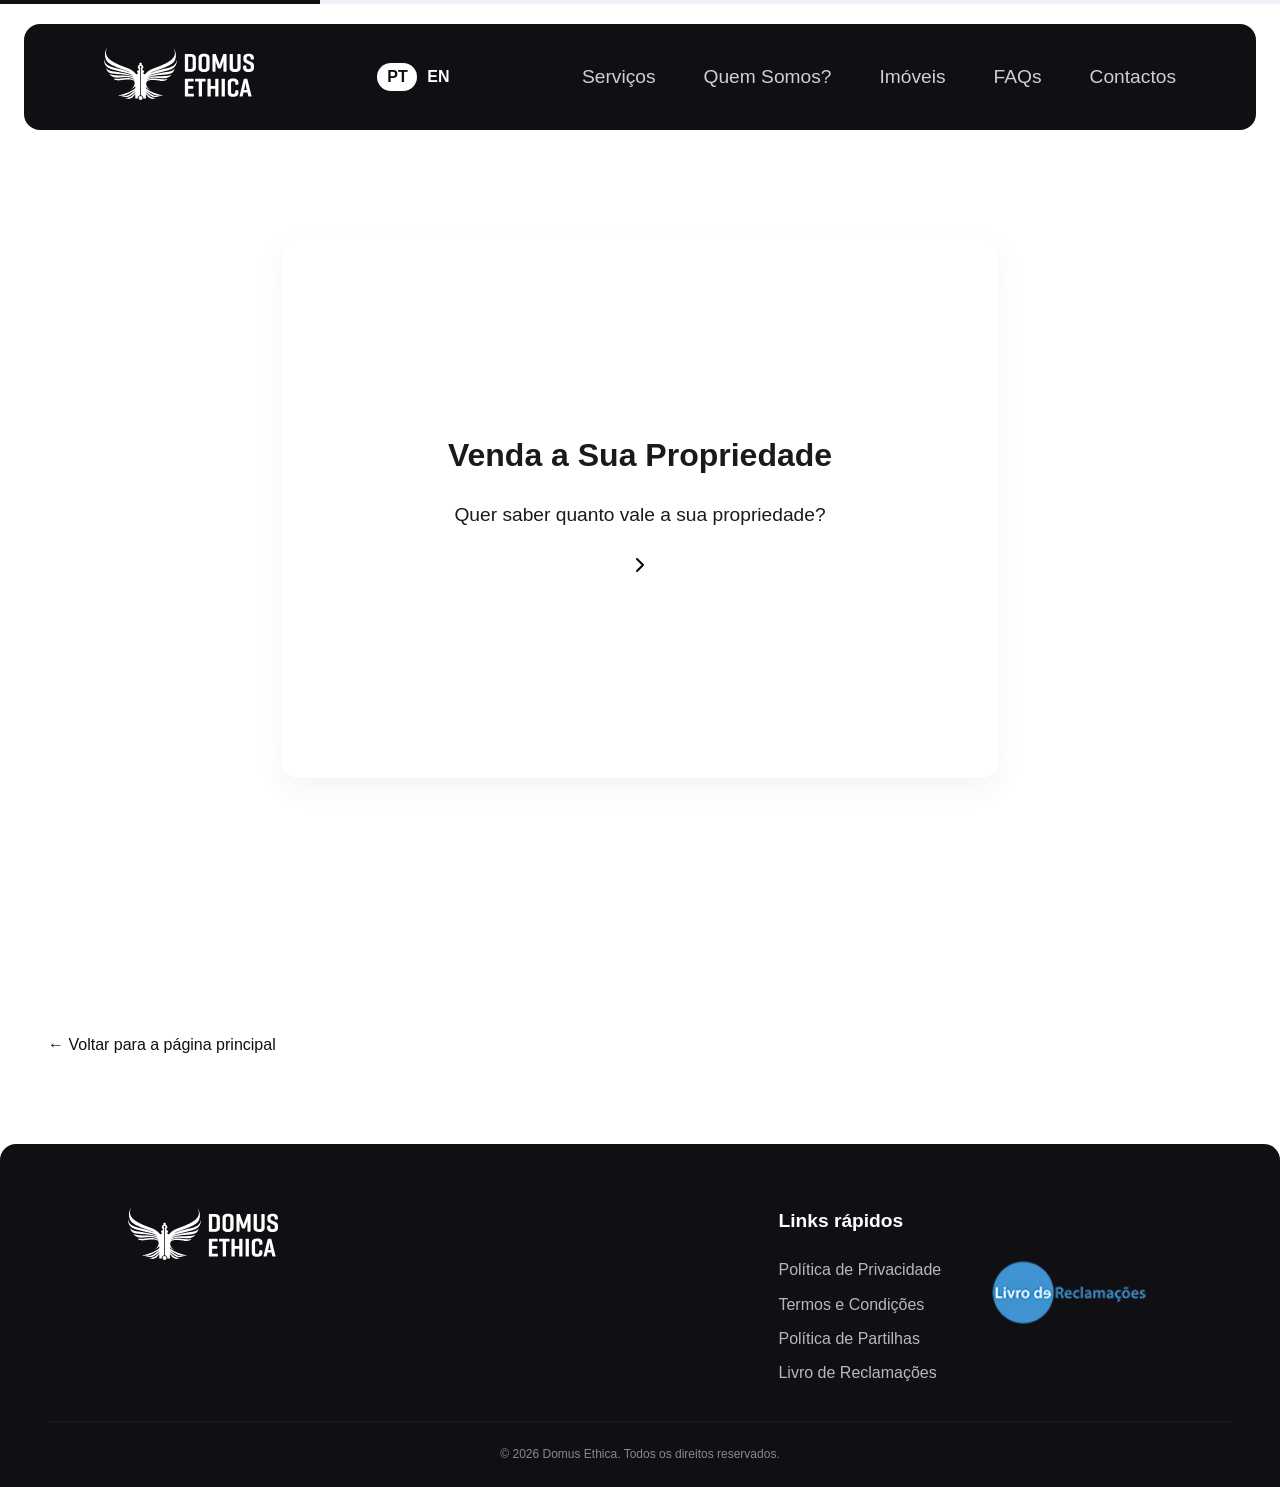
<file: evaluation.html>
<!DOCTYPE html>
<html lang="pt">

<head>
    <!-- Google tag (gtag.js) -->
    <script async src="https://www.googletagmanager.com/gtag/js?id=G-8Y0HFE8G09"></script>
    <script>
        window.dataLayer = window.dataLayer || [];
        function gtag() { dataLayer.push(arguments); }
        gtag('js', new Date());

        gtag('config', 'G-8Y0HFE8G09');
    </script>
    <meta charset="UTF-8">
    <meta name="viewport" content="width=device-width, initial-scale=1.0">
    <title>Domus Ethica | Detalhes do Imóvel</title>
    <link rel="stylesheet" href="css/style.css">
    <link rel="icon" type="svg" href="assets/favicon.svg">
</head>

<body>
    <div class="menu-container">
        <ul class="nav-links-mobile">
            <li><a href="index.html#services" data-translate="nav_services">Serviços</a></li>
            <li><a href="index.html#about" data-translate="nav_about">Quem Somos?</a></li>
            <li><a href="index.html#properties" data-translate="nav_properties">Imóveis</a></li>
            <li><a href="index.html#faqs" data-translate="nav_faqs">FAQs</a></li>
            <li><a href="index.html#contact" data-translate="nav_contact">Contactos</a></li>

            <div class="lang-switch-container-mobile">
                <div class="lang-nav">
                    <button onclick="toggleLanguage('pt')" class="lang-option pt-btn active">PT</button>
                    <button onclick="toggleLanguage('en')" class="lang-option en-btn">EN</button>
                    <div class="lang-slider"></div>
                </div>
            </div>
        </ul>
    </div>
    <nav class="navbar nav-solid">
        <div class="navbar-container">
            <a href="index.html">
                <img src="assets/logo.svg" alt="logo" class="logo" />
            </a>
            <div class="lang-switch-container">
                <div class="lang-nav">
                    <button onclick="toggleLanguage('pt')" class="lang-option pt-btn active">PT</button>
                    <button onclick="toggleLanguage('en')" class="lang-option en-btn">EN</button>
                    <div class="lang-slider"></div>
                </div>
            </div>

            <div class="hamburger">
                <span></span>
                <span></span>
                <span></span>
            </div>

            <ul class="nav-links">
                <li><a href="index.html#services" data-translate="nav_services">Serviços</a></li>
                <li><a href="index.html#about" data-translate="nav_about">Quem Somos?</a></li>
                <li><a href="index.html#properties" data-translate="nav_properties">Imóveis</a></li>
                <li><a href="index.html#faqs" data-translate="nav_faqs">FAQs</a></li>
                <li><a href="index.html#contact" data-translate="nav_contact">Contactos</a></li>
            </ul>
        </div>
    </nav>

    <main>
        <section class="form-section">
            <div class="progress-bar-container">
                <div id="progress-bar" class="progress-fill"></div>
            </div>

            <div id="form-container" class="form-card">
            </div>
        </section>
    </main>


    <div class="back-navigation">
        <a href="index.html#evaluation" class="back-link" data-translate="back_link2">← Voltar para a página
            principal</a>
    </div>
    </main>

    <footer class="main-footer">
        <div class="footer-container">
            <div class="footer-brand">
                <img src="assets/logo.svg" alt="Domus Ethica" class="footer-logo">
            </div>

            <div class="footer-links">
                <h5 data-translate="footer_links">Links rápidos</h5>
                <div class="links-grid">

                    <div class="link-column">
                        <a href="privacy-policy.html" data-translate="nav_privacy">Política de Privacidade</a>
                        <a href="terms-conditions.html" data-translate="nav_terms">Termos e Condições</a>
                        <a href="shares-sales.html" data-translate="nav_shares">Política de Partilhas</a>
                        <a href="reclamacoes.html" data-translate="nav_book">Livro de Reclamações</a>
                    </div>

                    <div class="footer-legal-badge">
                        <a href="https://www.livroreclamacoes.pt" target="_blank" rel="noopener noreferrer">
                            <img src="assets/imgs/logo_LRE_azul positivo.png" alt="Livro de Reclamações Online"
                                class="footer-lre-img">
                        </a>
                    </div>
                </div>
            </div>
        </div>
        <div class="footer-bottom">
            <p data-translate="footer_copy">© 2026 Domus Ethica. Todos os direitos reservados.</p>
        </div>
    </footer>

    <script src="js/dictionary.js"></script>
    <script src="js/evaluation.js"></script>

    <script src="js/lang-change.js"></script>
    <script src="js/main.js"></script>
</body>

</html>
</file>
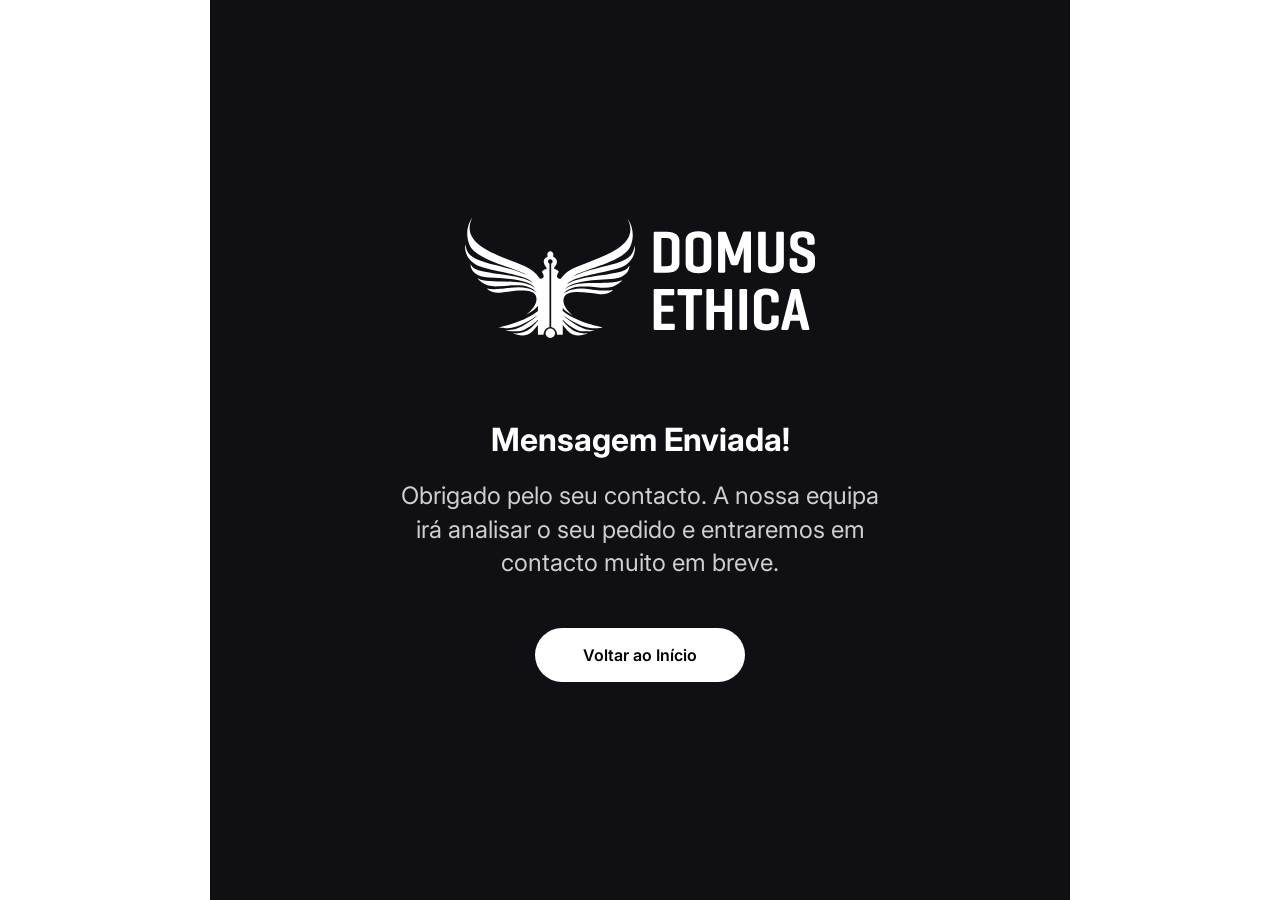
<file: obrigado.html>
<!DOCTYPE html>
<html lang="pt">

<head>
    <!-- Google tag (gtag.js) -->
    <script async src="https://www.googletagmanager.com/gtag/js?id=G-8Y0HFE8G09"></script>
    <script>
        window.dataLayer = window.dataLayer || [];
        function gtag() { dataLayer.push(arguments); }
        gtag('js', new Date());

        gtag('config', 'G-8Y0HFE8G09');
    </script>
    <meta charset="UTF-8">
    <meta name="viewport" content="width=device-width, initial-scale=1.0">
    <title>Mensagem Enviada | Domus Ethica</title>
    <link rel="stylesheet" href="css/style.css">
    <link href="https://fonts.googleapis.com/css2?family=Inter:wght@100..900&display=swap" rel="stylesheet">
    <link rel="icon" type="svg" href="assets/favicon.svg">
    <style>
        .thanks-wrapper {
            background-color: var(--bg-dark);
            height: 100vh;
            display: flex;
            flex-direction: column;
            align-items: center;
            justify-content: center;
            text-align: center;
            padding: var(--s-md);
            color: var(--white);
        }

        .thanks-logo {
            width: 350px;
            margin-bottom: var(--s-xl);
        }

        .thanks-content h1 {
            font-size: var(--fs-lg);
            margin-bottom: var(--s-sm);
        }

        .thanks-content p {
            font-size: var(--fs-md);
            opacity: 0.8;
            margin-bottom: var(--s-lg);
            max-width: 500px;
        }

        .back-button {
            display: inline-flex;
            align-items: center;
            gap: 20px;
            background-color: var(--white);
            color: var(--black);
            padding: var(--s-sm) var(--s-lg);
            border-radius: var(--radius-lg);
            text-decoration: none;
            font-weight: 600;
            transition: var(--transition);
        }

        .back-button:hover {
            transform: scale(1.05);
            background-color: var(--light-grey);
        }
    </style>
</head>

<body>

    <main class="thanks-wrapper">
        <img src="assets/logo.svg" alt="Domus Ethica Logo" class="thanks-logo">

        <div class="thanks-content">
            <h1>Mensagem Enviada!</h1>
            <p>Obrigado pelo seu contacto. A nossa equipa irá analisar o seu pedido e entraremos em contacto muito em
                breve.</p>

            <a href="index.html" class="back-button">
                Voltar ao Início
            </a>
        </div>
    </main>

    <script src="js/dictionary.js"></script>
    <script src="js/lang-change.js"></script>
    <script src="js/main.js"></script>
</body>

</html>
</file>
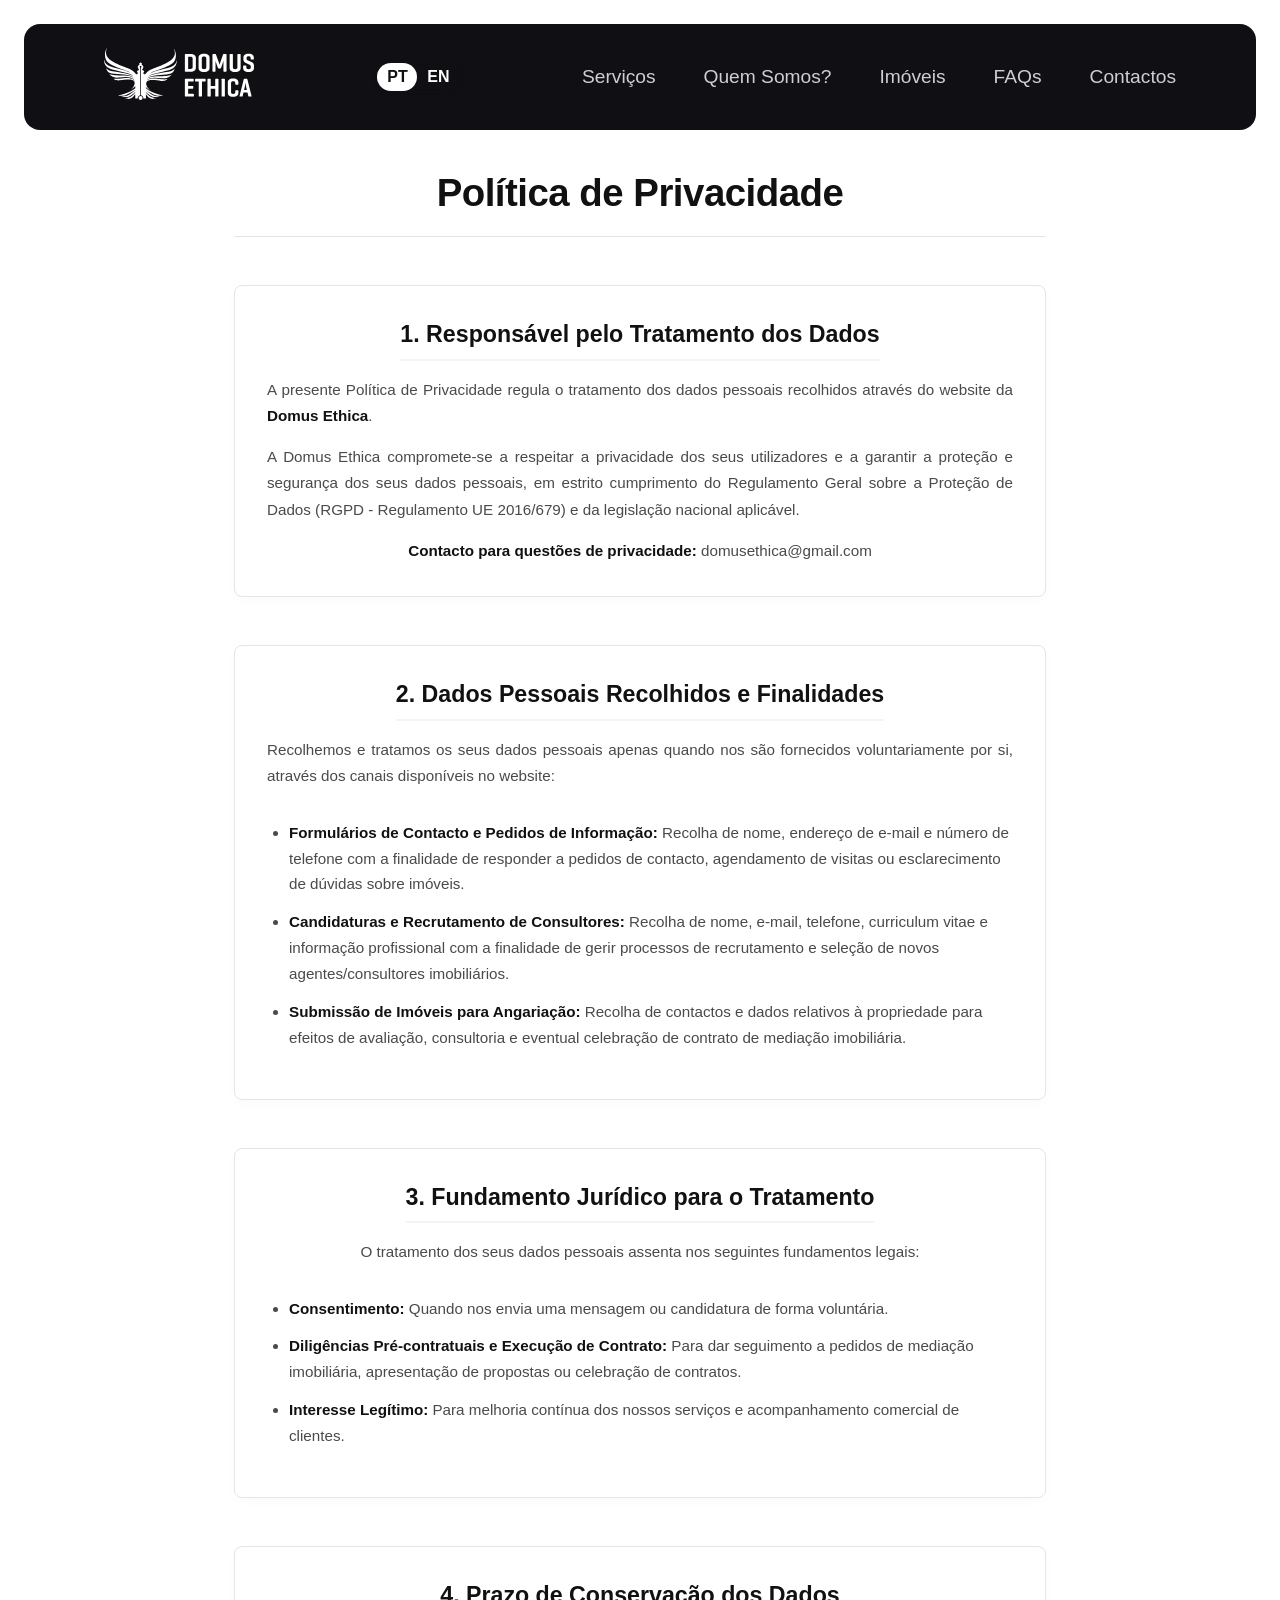
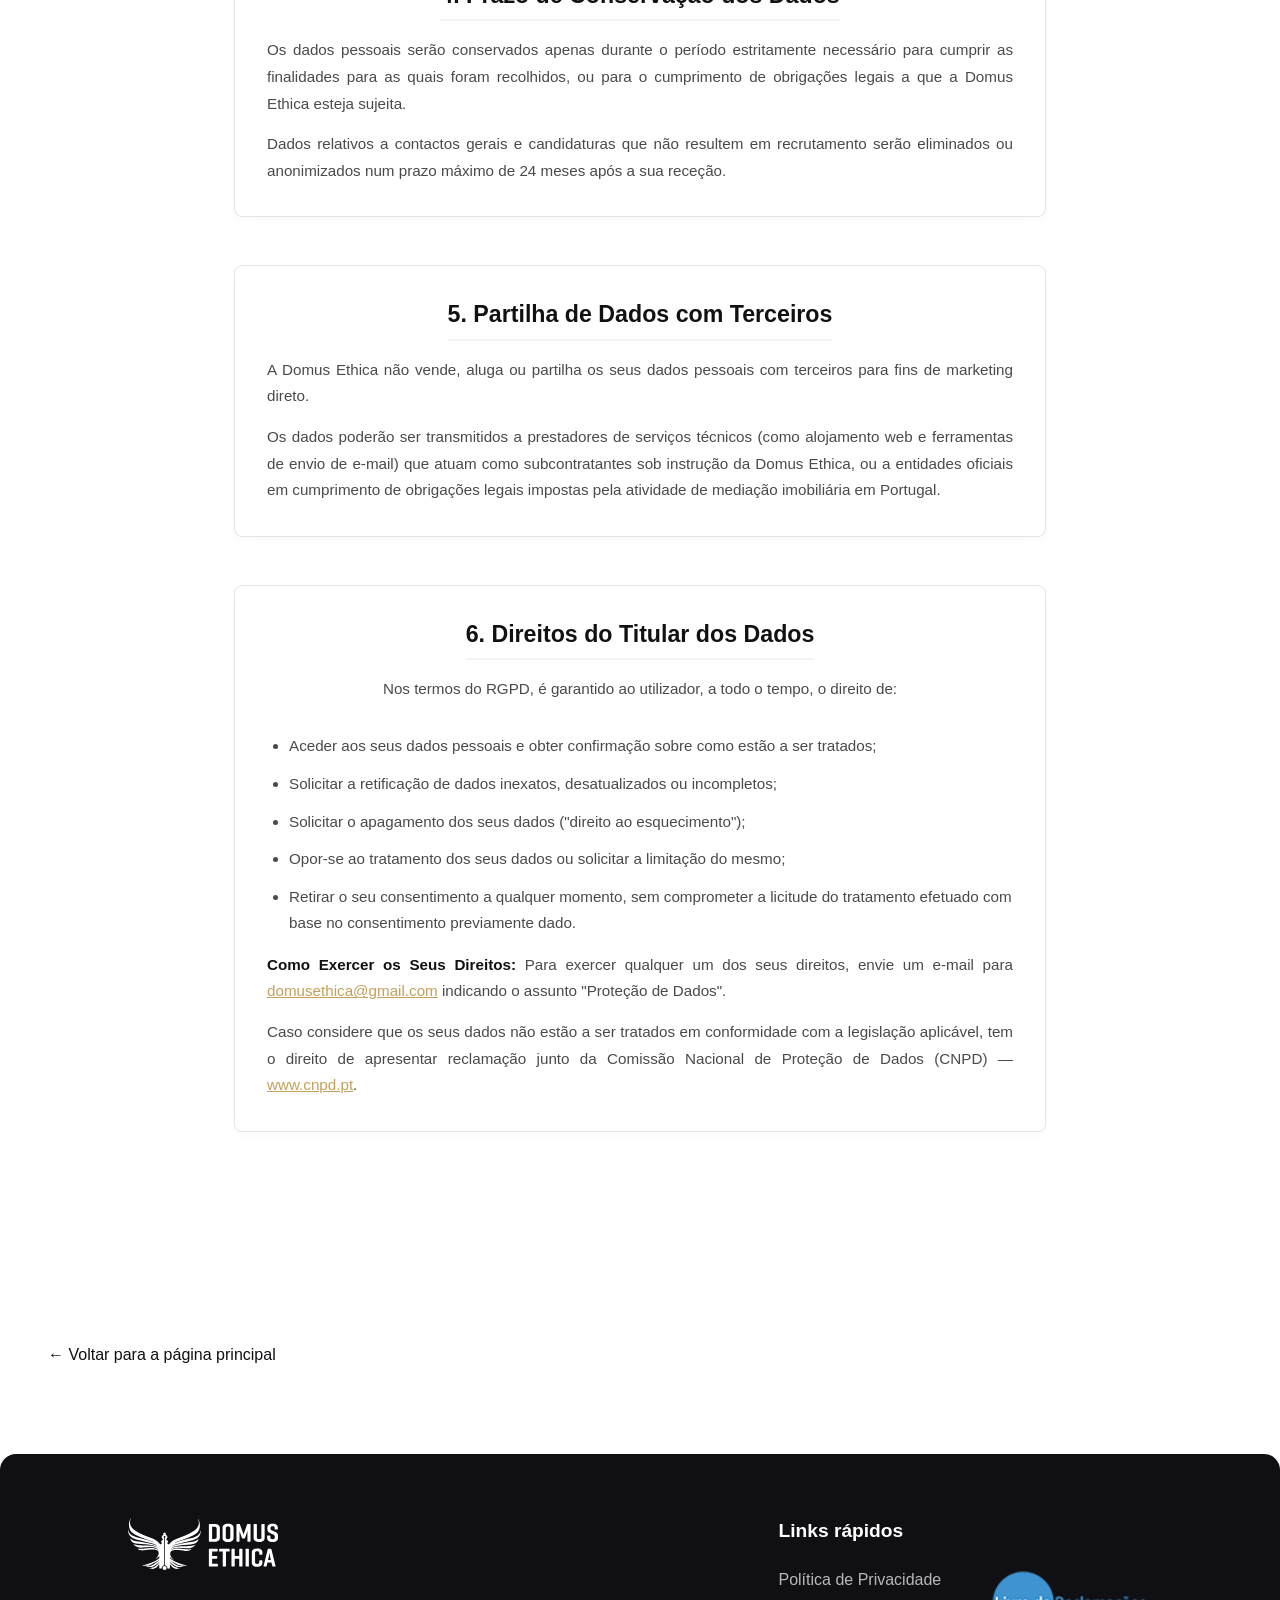
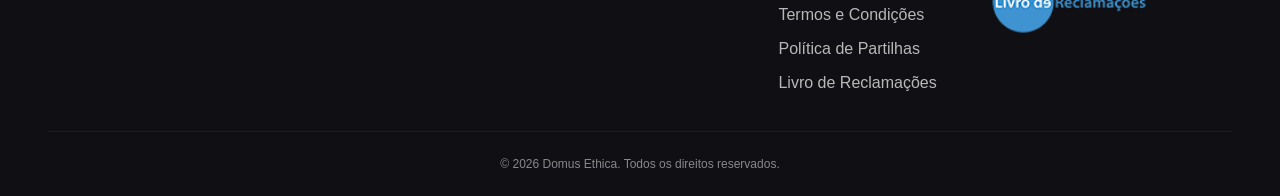
<file: privacy-policy.html>
<!DOCTYPE html>
<html lang="pt">

<head>
    <!-- Google tag (gtag.js) -->
    <script async src="https://www.googletagmanager.com/gtag/js?id=G-8Y0HFE8G09"></script>
    <script>
        window.dataLayer = window.dataLayer || [];
        function gtag() { dataLayer.push(arguments); }
        gtag('js', new Date());

        gtag('config', 'G-8Y0HFE8G09');
    </script>
    <meta charset="UTF-8">
    <meta name="viewport" content="width=device-width, initial-scale=1.0">
    <title>Domus Ethica | Política de Privacidade</title>
    <link rel="stylesheet" href="css/style.css">
    <link rel="icon" type="svg" href="assets/favicon.svg">
</head>

<body>
    <div class="menu-container">
        <ul class="nav-links-mobile">
            <li><a href="index.html#services" data-translate="nav_services">Serviços</a></li>
            <li><a href="index.html#about" data-translate="nav_about">Quem Somos?</a></li>
            <li><a href="index.html#properties" data-translate="nav_properties">Imóveis</a></li>
            <li><a href="index.html#faqs" data-translate="nav_faqs">FAQs</a></li>
            <li><a href="index.html#contact" data-translate="nav_contact">Contactos</a></li>

            <div class="lang-switch-container-mobile">
                <div class="lang-nav">
                    <button onclick="toggleLanguage('pt')" class="lang-option pt-btn active">PT</button>
                    <button onclick="toggleLanguage('en')" class="lang-option en-btn">EN</button>
                    <div class="lang-slider"></div>
                </div>
            </div>
        </ul>
    </div>
    <nav class="navbar nav-solid">
        <div class="navbar-container">
            <a href="index.html">
                <img src="assets/logo.svg" alt="logo" class="logo" />
            </a>
            <div class="lang-switch-container">
                <div class="lang-nav">
                    <button onclick="toggleLanguage('pt')" class="lang-option pt-btn active">PT</button>
                    <button onclick="toggleLanguage('en')" class="lang-option en-btn">EN</button>
                    <div class="lang-slider"></div>
                </div>
            </div>

            <div class="hamburger">
                <span></span>
                <span></span>
                <span></span>
            </div>

            <ul class="nav-links">
                <li><a href="index.html#services" data-translate="nav_services">Serviços</a></li>
                <li><a href="index.html#about" data-translate="nav_about">Quem Somos?</a></li>
                <li><a href="index.html#properties" data-translate="nav_properties">Imóveis</a></li>
                <li><a href="index.html#faqs" data-translate="nav_faqs">FAQs</a></li>
                <li><a href="index.html#contact" data-translate="nav_contact">Contactos</a></li>
            </ul>
        </div>
    </nav>

    <main>
        <div class="section-title section-privacy">
            <h2 data-translate="priv_policy">Política de Privacidade</h2>
        </div>

        <div class="section-header section-privacy">
            <h2 data-translate="priv_sec1_title">1. Responsável pelo Tratamento dos Dados</h2>
            <p data-translate="priv_sec1_p1">A presente Política de Privacidade regula o tratamento dos dados pessoais
                recolhidos através do website da <strong>Domus Ethica</strong>.</p>
            <p data-translate="priv_sec1_p2">A Domus Ethica compromete-se a respeitar a privacidade dos seus
                utilizadores e a garantir a proteção e segurança dos seus dados pessoais, em estrito cumprimento do
                Regulamento Geral sobre a Proteção de Dados (RGPD - Regulamento UE 2016/679) e da legislação nacional
                aplicável.</p>
            <p data-translate="priv_sec1_p3"><strong>Contacto para questões de privacidade:</strong>
                domusethica@gmail.com</p>
        </div>

        <div class="section-header section-privacy">
            <h2 data-translate="priv_sec2_title">2. Dados Pessoais Recolhidos e Finalidades</h2>
            <p data-translate="priv_sec2_intro">Recolhemos e tratamos os seus dados pessoais apenas quando nos são
                fornecidos voluntariamente por si, através dos canais disponíveis no website:</p>
            <ul>
                <li data-translate="priv_sec2_li1"><strong>Formulários de Contacto e Pedidos de Informação:</strong>
                    Recolha de nome, endereço de e-mail e número de telefone com a finalidade de responder a pedidos de
                    contacto, agendamento de visitas ou esclarecimento de dúvidas sobre imóveis.</li>
                <li data-translate="priv_sec2_li2"><strong>Candidaturas e Recrutamento de Consultores:</strong> Recolha
                    de nome, e-mail, telefone, curriculum vitae e informação profissional com a finalidade de gerir
                    processos de recrutamento e seleção de novos agentes/consultores imobiliários.</li>
                <li data-translate="priv_sec2_li3"><strong>Submissão de Imóveis para Angariação:</strong> Recolha de
                    contactos e dados relativos à propriedade para efeitos de avaliação, consultoria e eventual
                    celebração de contrato de mediação imobiliária.</li>
            </ul>
        </div>

        <div class="section-header section-privacy">
            <h2 data-translate="priv_sec3_title">3. Fundamento Jurídico para o Tratamento</h2>
            <p data-translate="priv_sec3_intro">O tratamento dos seus dados pessoais assenta nos seguintes fundamentos
                legais:</p>
            <ul>
                <li data-translate="priv_sec3_li1"><strong>Consentimento:</strong> Quando nos envia uma mensagem ou
                    candidatura de forma voluntária.</li>
                <li data-translate="priv_sec3_li2"><strong>Diligências Pré-contratuais e Execução de Contrato:</strong>
                    Para dar seguimento a pedidos de mediação imobiliária, apresentação de propostas ou celebração de
                    contratos.</li>
                <li data-translate="priv_sec3_li3"><strong>Interesse Legítimo:</strong> Para melhoria contínua dos
                    nossos serviços e acompanhamento comercial de clientes.</li>
            </ul>
        </div>

        <div class="section-header section-privacy">
            <h2 data-translate="priv_sec4_title">4. Prazo de Conservação dos Dados</h2>
            <p data-translate="priv_sec4_p1">Os dados pessoais serão conservados apenas durante o período estritamente
                necessário para cumprir as finalidades para as quais foram recolhidos, ou para o cumprimento de
                obrigações legais a que a Domus Ethica esteja sujeita.</p>
            <p data-translate="priv_sec4_p2">Dados relativos a contactos gerais e candidaturas que não resultem em
                recrutamento serão eliminados ou anonimizados num prazo máximo de 24 meses após a sua receção.</p>
        </div>

        <div class="section-header section-privacy">
            <h2 data-translate="priv_sec5_title">5. Partilha de Dados com Terceiros</h2>
            <p data-translate="priv_sec5_p1">A Domus Ethica não vende, aluga ou partilha os seus dados pessoais com
                terceiros para fins de marketing direto.</p>
            <p data-translate="priv_sec5_p2">Os dados poderão ser transmitidos a prestadores de serviços técnicos (como
                alojamento web e ferramentas de envio de e-mail) que atuam como subcontratantes sob instrução da Domus
                Ethica, ou a entidades oficiais em cumprimento de obrigações legais impostas pela atividade de mediação
                imobiliária em Portugal.</p>
        </div>

        <div class="section-header section-privacy">
            <h2 data-translate="priv_sec6_title">6. Direitos do Titular dos Dados</h2>
            <p data-translate="priv_sec6_intro">Nos termos do RGPD, é garantido ao utilizador, a todo o tempo, o direito
                de:</p>
            <ul>
                <li data-translate="priv_sec6_li1">Aceder aos seus dados pessoais e obter confirmação sobre como estão a
                    ser tratados;</li>
                <li data-translate="priv_sec6_li2">Solicitar a retificação de dados inexatos, desatualizados ou
                    incompletos;</li>
                <li data-translate="priv_sec6_li3">Solicitar o apagamento dos seus dados ("direito ao esquecimento");
                </li>
                <li data-translate="priv_sec6_li4">Opor-se ao tratamento dos seus dados ou solicitar a limitação do
                    mesmo;</li>
                <li data-translate="priv_sec6_li5">Retirar o seu consentimento a qualquer momento, sem comprometer a
                    licitude do tratamento efetuado com base no consentimento previamente dado.</li>
            </ul>
            <p data-translate="priv_sec6_rights"><strong>Como Exercer os Seus Direitos:</strong> Para exercer qualquer
                um dos seus direitos, envie um e-mail para <a
                    href="mailto:domusethica@gmail.com">domusethica@gmail.com</a> indicando o assunto "Proteção de
                Dados".</p>
            <p data-translate="priv_sec6_cnpd">Caso considere que os seus dados não estão a ser tratados em conformidade
                com a legislação aplicável, tem o direito de apresentar reclamação junto da Comissão Nacional de
                Proteção de Dados (CNPD) — <a href="https://www.cnpd.pt" target="_blank" rel="noopener">www.cnpd.pt</a>.
            </p>
        </div>
    </main>


    <div class="back-navigation">
        <a href="index.html" class="back-link" data-translate="back_link2">← Voltar para a página
            principal</a>
    </div>
    </main>

    <footer class="main-footer">
        <div class="footer-container">
            <div class="footer-brand">
                <img src="assets/logo.svg" alt="Domus Ethica" class="footer-logo">
            </div>

            <div class="footer-links">
                <h5 data-translate="footer_links">Links rápidos</h5>
                <div class="links-grid">

                    <div class="link-column">
                        <a href="privacy-policy.html" data-translate="nav_privacy">Política de Privacidade</a>
                        <a href="terms-conditions.html" data-translate="nav_terms">Termos e Condições</a>
                        <a href="shares-sales.html" data-translate="nav_shares">Política de Partilhas</a>
                        <a href="reclamacoes.html" data-translate="nav_book">Livro de Reclamações</a>
                    </div>

                    <div class="footer-legal-badge">
                        <a href="https://www.livroreclamacoes.pt" target="_blank" rel="noopener noreferrer">
                            <img src="assets/imgs/logo_LRE_azul positivo.png" alt="Livro de Reclamações Online"
                                class="footer-lre-img">
                        </a>
                    </div>
                </div>
            </div>
        </div>
        <div class="footer-bottom">
            <p data-translate="footer_copy">© 2026 Domus Ethica. Todos os direitos reservados.</p>
        </div>
    </footer>

    <script src="js/dictionary.js"></script>
    <script src="js/evaluation.js"></script>

    <script src="js/lang-change.js"></script>
    <script src="js/main.js"></script>
</body>

</html>
</file>
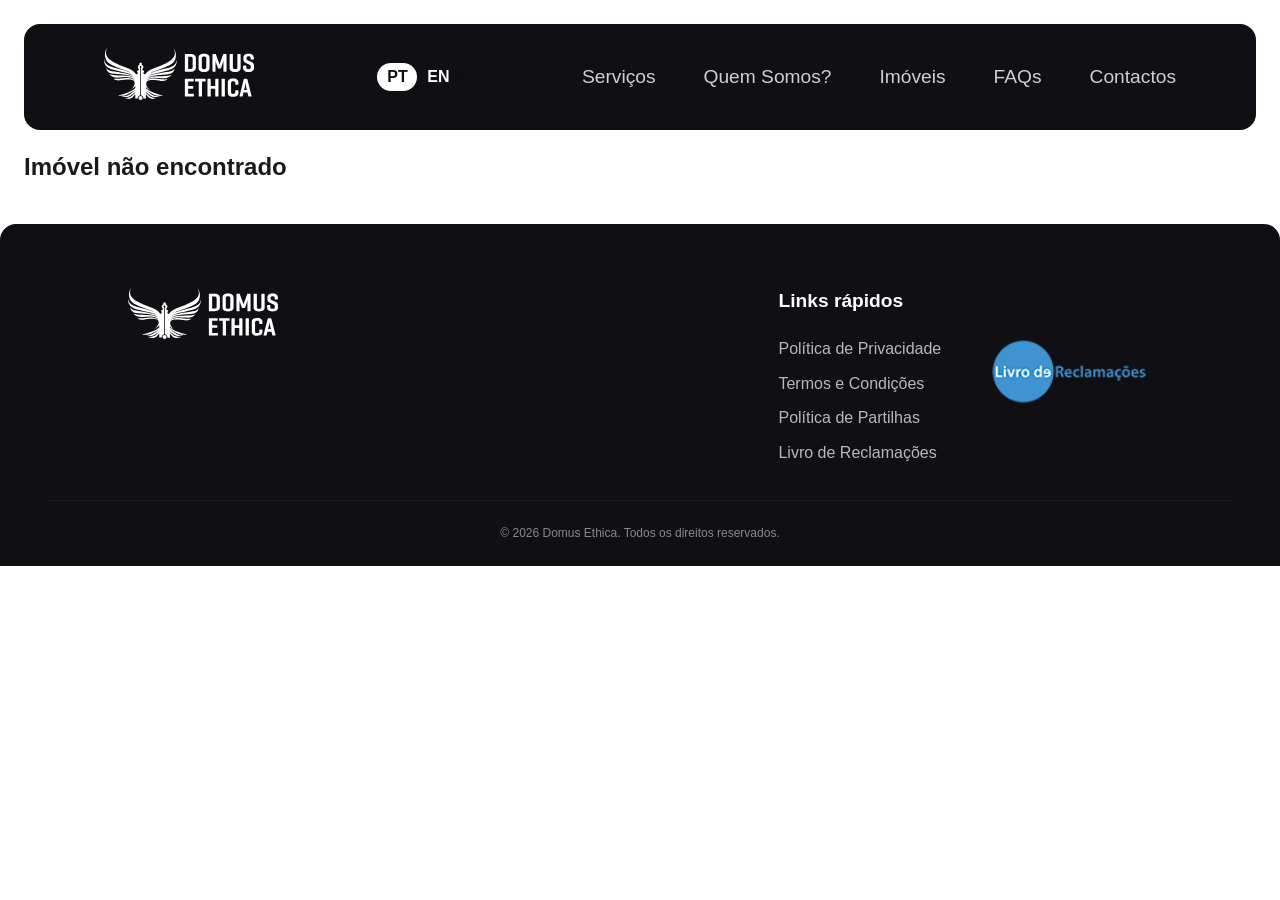
<file: property-details.html>
<!DOCTYPE html>
<html lang="pt">

<head>
    <!-- Google tag (gtag.js) -->
    <script async src="https://www.googletagmanager.com/gtag/js?id=G-8Y0HFE8G09"></script>
    <script>
        window.dataLayer = window.dataLayer || [];
        function gtag() { dataLayer.push(arguments); }
        gtag('js', new Date());

        gtag('config', 'G-8Y0HFE8G09');
    </script>
    <meta charset="UTF-8">
    <meta name="viewport" content="width=device-width, initial-scale=1.0">
    <title>Detalhes do Imóvel | Domus Ethica</title>
    <link rel="icon" type="svg" href="assets/favicon.svg">
    <link rel="stylesheet" href="css/style.css">
</head>

<body>
    <div class="menu-container">
        <ul class="nav-links-mobile">
            <li><a href="index.html#services" data-translate="nav_services">Serviços</a></li>
            <li><a href="index.html#about" data-translate="nav_about">Quem Somos?</a></li>
            <li><a href="index.html#properties" data-translate="nav_properties">Imóveis</a></li>
            <li><a href="index.html#faqs" data-translate="nav_faqs">FAQs</a></li>
            <li><a href="index.html#contact" data-translate="nav_contact">Contactos</a></li>

            <div class="lang-switch-container-mobile">
                <div class="lang-nav">
                    <button onclick="toggleLanguage('pt')" class="lang-option pt-btn active">PT</button>
                    <button onclick="toggleLanguage('en')" class="lang-option en-btn">EN</button>
                    <div class="lang-slider"></div>
                </div>
            </div>
        </ul>
    </div>
    <nav class="navbar nav-solid">
        <div class="navbar-container">
            <a href="index.html">
                <img src="assets/logo.svg" alt="logo" class="logo" />
            </a>
            <div class="lang-switch-container">
                <div class="lang-nav">
                    <button onclick="toggleLanguage('pt')" class="lang-option pt-btn active">PT</button>
                    <button onclick="toggleLanguage('en')" class="lang-option en-btn">EN</button>
                    <div class="lang-slider"></div>
                </div>
            </div>

            <div class="hamburger">
                <span></span>
                <span></span>
                <span></span>
            </div>

            <ul class="nav-links">
                <li><a href="index.html#services" data-translate="nav_services">Serviços</a></li>
                <li><a href="index.html#about" data-translate="nav_about">Quem Somos?</a></li>
                <li><a href="index.html#properties" data-translate="nav_properties">Imóveis</a></li>
                <li><a href="index.html#faqs" data-translate="nav_faqs">FAQs</a></li>
                <li><a href="index.html#contact" data-translate="nav_contact">Contactos</a></li>
            </ul>
        </div>
    </nav>
    <main class="property-details-page">
        <section class="details-gallery">
            <button class="gallery-prev-btn" onclick="changePhoto(-1)">
                <img src="assets/chevron-left.svg" alt="Previous">
            </button>

            <button class="gallery-next-btn" onclick="changePhoto(1)">
                <img src="assets/chevron-right.svg" alt="Next">
            </button>

            <div class="gallery-main" id="main-photo-container">
            </div>
            <div class="gallery-side" id="side-photos-container">
            </div>
        </section>

        <section class="details-body">
            <div class="details-main-info">
                <div class="details-header">
                    <h1 id="details-title"></h1>
                    <div class="location-wrapper">
                        <img src="assets/pin-house.svg" alt="icon">
                        <p id="details-location" class="location-text"></p>
                    </div>

                    <div id="details-price" class="price-large"></div>
                </div>

                <div class="description-section">
                    <h4 data-translate="description">Descrição</h4>
                    <div id="details-description"></div>
                </div>
                <div class="features-wrapper">
                    <h4 data-translate="amenities">Comodidades</h4>
                    <hr>
                    <div class="features-row" id="features-row"></div>
                </div>
                <div class="specs-table-section">
                    <h4 data-translate="details_property">Detalhes do Imóvel</h4>
                    <hr id="first-hr">
                    <div id="areas-lot-container"></div>
                </div>
            </div>

            <aside class="details-sidebar">
                <div class="agent-card">
                    <div class="agent-photo">
                        <img src="assets/imgs/ana-anastacio-foto.jpg" alt="Consultora Imobiliária">
                    </div>
                    <div class="agent-info">
                        <h3>Ana Sofia Anastácio</h3>
                        <p data-translate="agent_type">Consultora Imobiliária</p>
                        <hr>
                        <div class="agent-contacts">
                            <a href="mailto:domusethica@gmail.com" class="agent-btn" data-translate="agent_btn">Enviar
                                Email</a>
                            <a href="https://wa.me/351936201597" class="agent-btn whatsapp">WhatsApp</a>
                        </div>
                    </div>
                </div>
            </aside>

        </section>

        <div class="back-navigation">
            <a href="properties.html" class="back-link" data-translate="back_link">← Voltar para as
                propriedades</a>
        </div>
    </main>

    <footer class="main-footer">
        <div class="footer-container">
            <div class="footer-brand">
                <img src="assets/logo.svg" alt="Domus Ethica" class="footer-logo">
            </div>

            <div class="footer-links">
                <h5 data-translate="footer_links">Links rápidos</h5>
                <div class="links-grid">

                    <div class="link-column">
                        <a href="privacy-policy.html" data-translate="nav_privacy">Política de Privacidade</a>
                        <a href="terms-conditions.html" data-translate="nav_terms">Termos e Condições</a>
                        <a href="shares-sales.html" data-translate="nav_shares">Política de Partilhas</a>
                        <a href="reclamacoes.html" data-translate="nav_book">Livro de Reclamações</a>
                    </div>

                    <div class="footer-legal-badge">
                        <a href="https://www.livroreclamacoes.pt" target="_blank" rel="noopener noreferrer">
                            <img src="assets/imgs/logo_LRE_azul positivo.png" alt="Livro de Reclamações Online"
                                class="footer-lre-img">
                        </a>
                    </div>
                </div>
            </div>
        </div>
        <div class="footer-bottom">
            <p data-translate="footer_copy">© 2026 Domus Ethica. Todos os direitos reservados.</p>
        </div>
    </footer>

    <script src="js/properties.js"></script>
    <script src="js/property-details-data.js"></script>
    <script src="js/dictionary.js"></script>

    <script src="js/lang-change.js"></script>
    <script src="js/details.js"></script>
    <script src="js/main.js"></script>
</body>

</html>
</file>
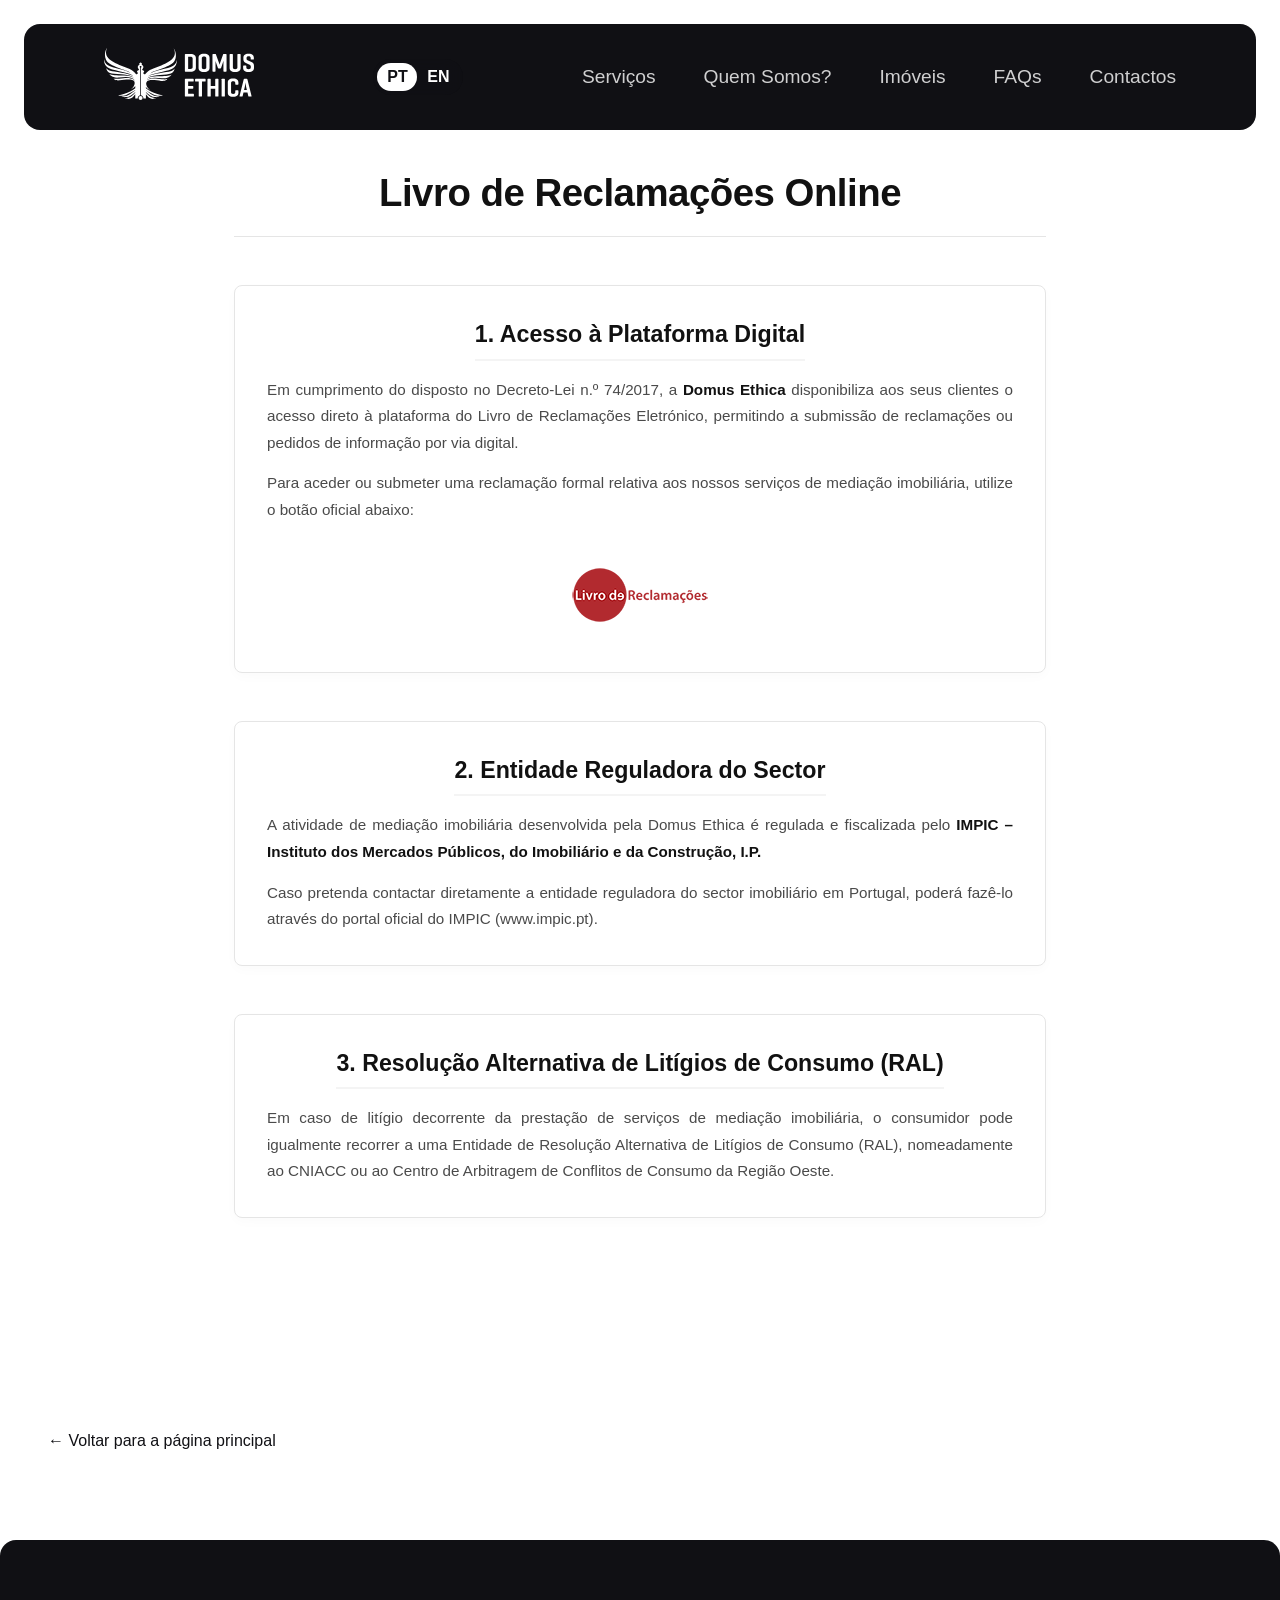
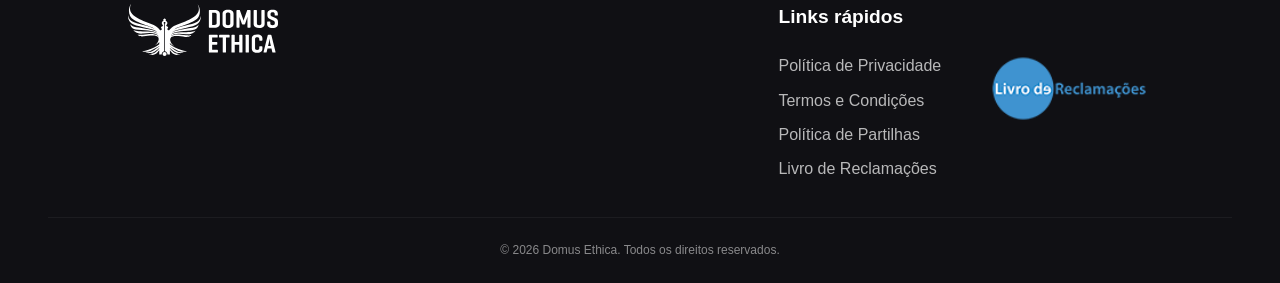
<file: reclamacoes.html>
<!DOCTYPE html>
<html lang="pt">

<head>
    <!-- Google tag (gtag.js) -->
    <script async src="https://www.googletagmanager.com/gtag/js?id=G-8Y0HFE8G09"></script>
    <script>
        window.dataLayer = window.dataLayer || [];
        function gtag() { dataLayer.push(arguments); }
        gtag('js', new Date());

        gtag('config', 'G-8Y0HFE8G09');
    </script>
    <meta charset="UTF-8">
    <meta name="viewport" content="width=device-width, initial-scale=1.0">
    <title>Domus Ethica | Livro de Reclamações Online</title>
    <link rel="stylesheet" href="css/style.css">
    <link rel="icon" type="svg" href="assets/favicon.svg">
</head>

<body>
    <div class="menu-container">
        <ul class="nav-links-mobile">
            <li><a href="index.html#services" data-translate="nav_services">Serviços</a></li>
            <li><a href="index.html#about" data-translate="nav_about">Quem Somos?</a></li>
            <li><a href="index.html#properties" data-translate="nav_properties">Imóveis</a></li>
            <li><a href="index.html#faqs" data-translate="nav_faqs">FAQs</a></li>
            <li><a href="index.html#contact" data-translate="nav_contact">Contactos</a></li>

            <div class="lang-switch-container-mobile">
                <div class="lang-nav">
                    <button onclick="toggleLanguage('pt')" class="lang-option pt-btn active">PT</button>
                    <button onclick="toggleLanguage('en')" class="lang-option en-btn">EN</button>
                    <div class="lang-slider"></div>
                </div>
            </div>
        </ul>
    </div>
    <nav class="navbar nav-solid">
        <div class="navbar-container">
            <a href="index.html">
                <img src="assets/logo.svg" alt="logo" class="logo" />
            </a>
            <div class="lang-switch-container">
                <div class="lang-nav">
                    <button onclick="toggleLanguage('pt')" class="lang-option pt-btn active">PT</button>
                    <button onclick="toggleLanguage('en')" class="lang-option en-btn">EN</button>
                    <div class="lang-slider"></div>
                </div>
            </div>

            <div class="hamburger">
                <span></span>
                <span></span>
                <span></span>
            </div>

            <ul class="nav-links">
                <li><a href="index.html#services" data-translate="nav_services">Serviços</a></li>
                <li><a href="index.html#about" data-translate="nav_about">Quem Somos?</a></li>
                <li><a href="index.html#properties" data-translate="nav_properties">Imóveis</a></li>
                <li><a href="index.html#faqs" data-translate="nav_faqs">FAQs</a></li>
                <li><a href="index.html#contact" data-translate="nav_contact">Contactos</a></li>
            </ul>
        </div>
    </nav>

    <main>
        <div class="section-title section-complaints">
            <h2 data-translate="complaints_main_title" style="margin-top:150px;">Livro de Reclamações Online</h2>
        </div>

        <div class="section-header section-complaints">
            <h2 data-translate="complaints_sec1_title">1. Acesso à Plataforma Digital</h2>
            <p data-translate="complaints_sec1_p1">Em cumprimento do disposto no Decreto-Lei n.º 74/2017, a
                <strong>Domus Ethica</strong> disponibiliza aos seus clientes o acesso direto à plataforma do Livro de
                Reclamações Eletrónico, permitindo a submissão de reclamações ou pedidos de informação por via digital.
            </p>

            <p data-translate="complaints_sec1_p2">Para aceder ou submeter uma reclamação formal relativa aos nossos
                serviços de mediação imobiliária, utilize o botão oficial abaixo:</p>

            <!-- OFFICIAL MANDATORY LEGAL BADGE BLOCK -->
            <div class="complaints-badge-container">
                <a href="https://www.livroreclamacoes.pt" target="_blank" rel="noopener noreferrer"
                    class="official-lre-image-link">
                    <img src="assets/imgs/logo_LRE_vermelho positivo.png" alt="Livro de Reclamações Online"
                        class="main-lre-banner">
                </a>
            </div>
        </div>

        <div class="section-header section-complaints">
            <h2 data-translate="complaints_sec2_title">2. Entidade Reguladora do Sector</h2>
            <p data-translate="complaints_sec2_p1">A atividade de mediação imobiliária desenvolvida pela Domus Ethica é
                regulada e fiscalizada pelo <strong>IMPIC – Instituto dos Mercados Públicos, do Imobiliário e da
                    Construção, I.P.</strong></p>
            <p data-translate="complaints_sec2_p2">Caso pretenda contactar diretamente a entidade reguladora do sector
                imobiliário em Portugal, poderá fazê-lo através do portal oficial do IMPIC (www.impic.pt).</p>
        </div>

        <div class="section-header section-complaints">
            <h2 data-translate="complaints_sec3_title">3. Resolução Alternativa de Litígios de Consumo (RAL)</h2>
            <p data-translate="complaints_sec3_p1">Em caso de litígio decorrente da prestação de serviços de mediação
                imobiliária, o consumidor pode igualmente recorrer a uma Entidade de Resolução Alternativa de Litígios
                de Consumo (RAL), nomeadamente ao CNIACC ou ao Centro de Arbitragem de Conflitos de Consumo da Região
                Oeste.</p>
        </div>
    </main>


    <div class="back-navigation">
        <a href="index.html" class="back-link" data-translate="back_link2">← Voltar para a página
            principal</a>
    </div>
    </main>

   <footer class="main-footer">
        <div class="footer-container">
            <div class="footer-brand">
                <img src="assets/logo.svg" alt="Domus Ethica" class="footer-logo">
            </div>

            <div class="footer-links">
                <h5 data-translate="footer_links">Links rápidos</h5>
                <div class="links-grid">

                    <div class="link-column">
                        <a href="privacy-policy.html" data-translate="nav_privacy">Política de Privacidade</a>
                        <a href="terms-conditions.html" data-translate="nav_terms">Termos e Condições</a>
                        <a href="shares-sales.html" data-translate="nav_shares">Política de Partilhas</a>
                        <a href="reclamacoes.html" data-translate="nav_book">Livro de Reclamações</a>
                    </div>

                    <div class="footer-legal-badge">
                        <a href="https://www.livroreclamacoes.pt" target="_blank" rel="noopener noreferrer">
                            <img src="assets/imgs/logo_LRE_azul positivo.png" alt="Livro de Reclamações Online"
                                class="footer-lre-img">
                        </a>
                    </div>
                </div>
            </div>
        </div>
        <div class="footer-bottom">
            <p data-translate="footer_copy">© 2026 Domus Ethica. Todos os direitos reservados.</p>
        </div>
    </footer>

    <script src="js/dictionary.js"></script>
    <script src="js/evaluation.js"></script>

    <script src="js/lang-change.js"></script>
    <script src="js/main.js"></script>
</body>

</html>
</file>
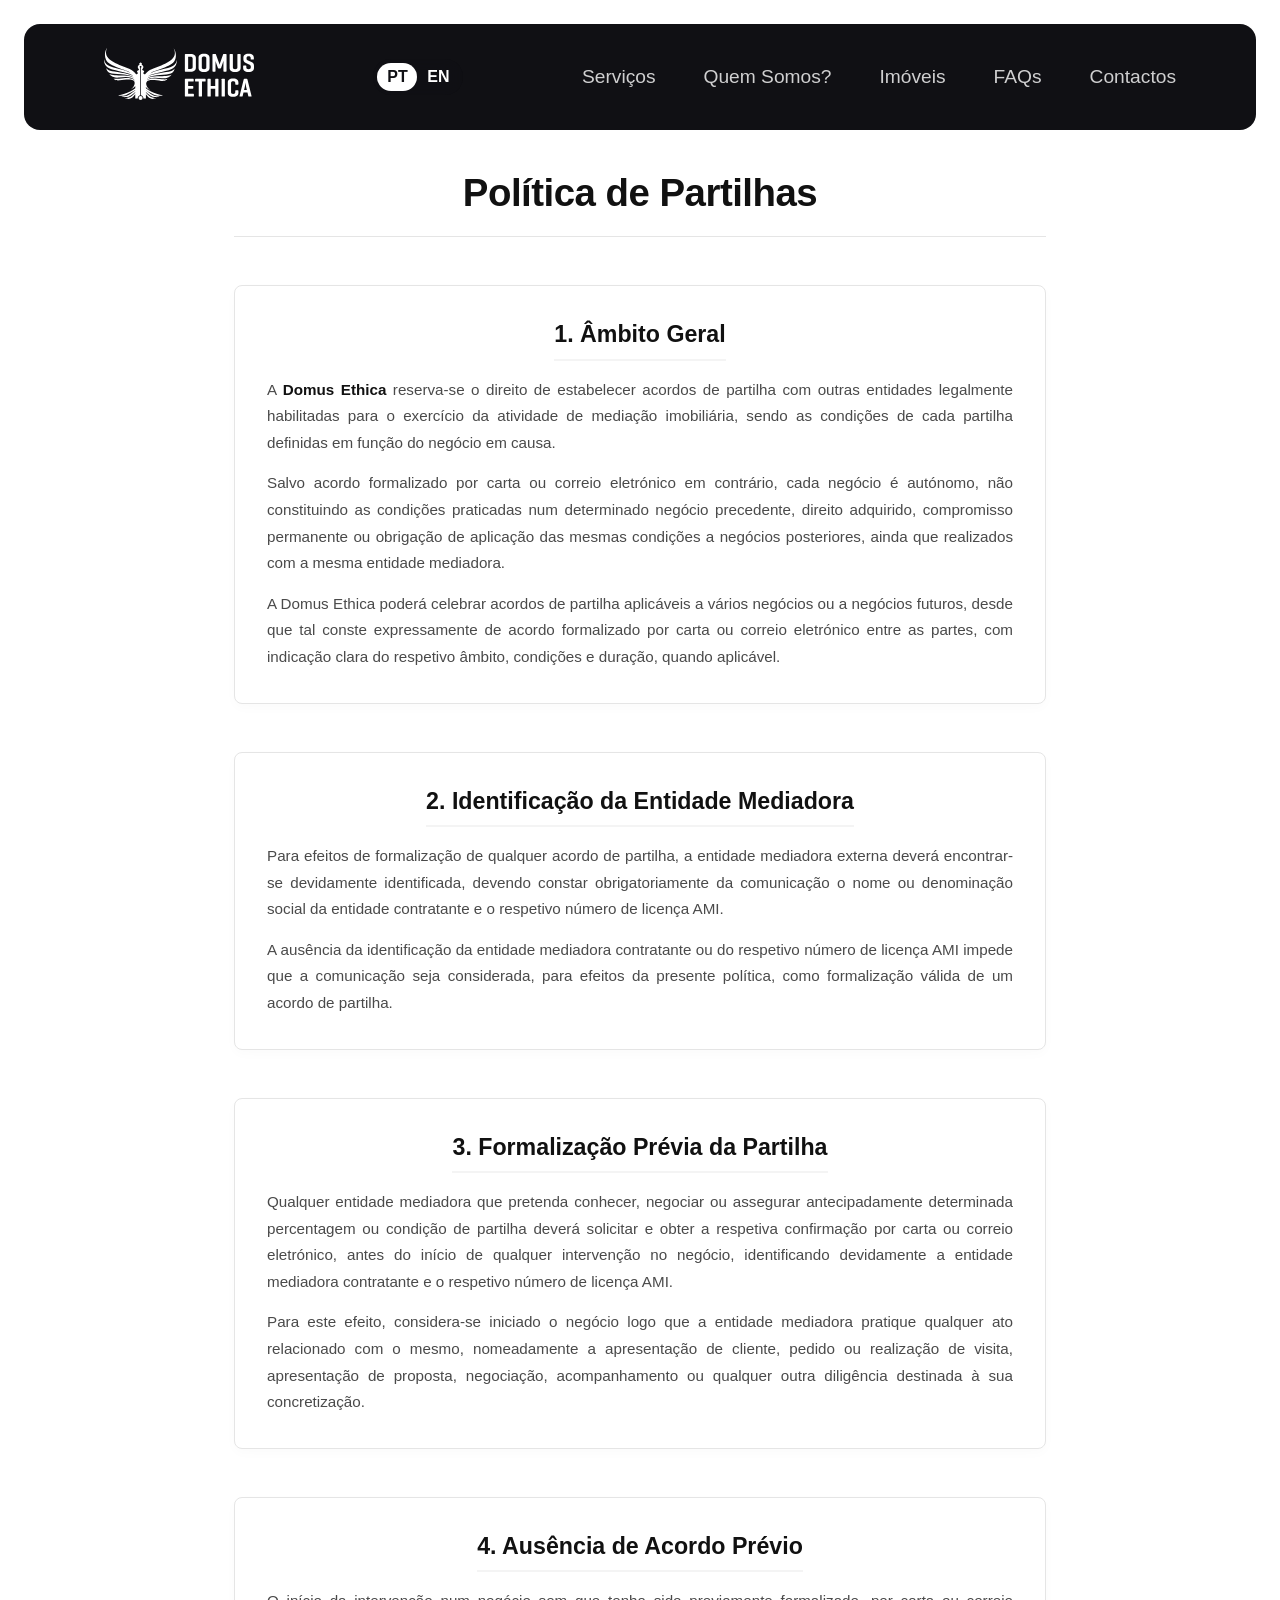
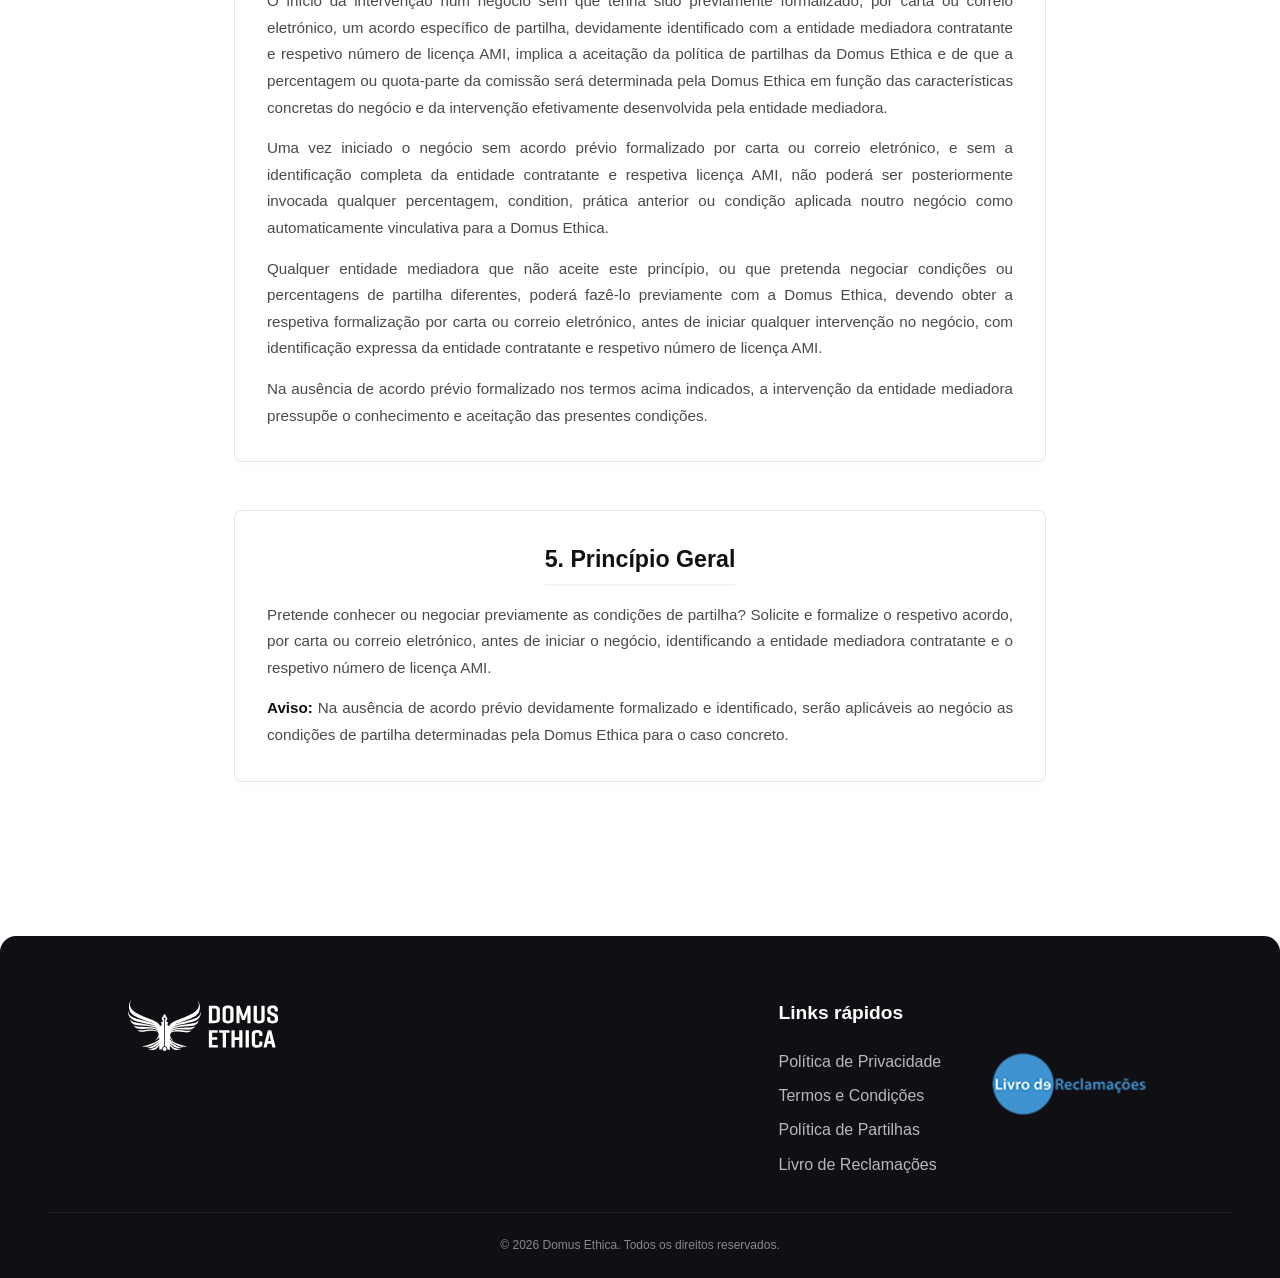
<file: shares-sales.html>
<!DOCTYPE html>
<html lang="pt">

<head>
    <!-- Google tag (gtag.js) -->
    <script async src="https://www.googletagmanager.com/gtag/js?id=G-8Y0HFE8G09"></script>
    <script>
        window.dataLayer = window.dataLayer || [];
        function gtag() { dataLayer.push(arguments); }
        gtag('js', new Date());

        gtag('config', 'G-8Y0HFE8G09');
    </script>
    <meta charset="UTF-8">
    <meta name="viewport" content="width=device-width, initial-scale=1.0">
    <title>Domus Ethica | Política de Partilhas</title>
    <link rel="stylesheet" href="css/style.css">
    <link rel="icon" type="svg" href="assets/favicon.svg">
</head>

<body>
    <div class="menu-container">
        <ul class="nav-links-mobile">
            <li><a href="index.html#services" data-translate="nav_services">Serviços</a></li>
            <li><a href="index.html#about" data-translate="nav_about">Quem Somos?</a></li>
            <li><a href="index.html#properties" data-translate="nav_properties">Imóveis</a></li>
            <li><a href="index.html#faqs" data-translate="nav_faqs">FAQs</a></li>
            <li><a href="index.html#contact" data-translate="nav_contact">Contactos</a></li>

            <div class="lang-switch-container-mobile">
                <div class="lang-nav">
                    <button onclick="toggleLanguage('pt')" class="lang-option pt-btn active">PT</button>
                    <button onclick="toggleLanguage('en')" class="lang-option en-btn">EN</button>
                    <div class="lang-slider"></div>
                </div>
            </div>
        </ul>
    </div>
    <nav class="navbar nav-solid">
        <div class="navbar-container">
            <a href="index.html">
                <img src="assets/logo.svg" alt="logo" class="logo" />
            </a>
            <div class="lang-switch-container">
                <div class="lang-nav">
                    <button onclick="toggleLanguage('pt')" class="lang-option pt-btn active">PT</button>
                    <button onclick="toggleLanguage('en')" class="lang-option en-btn">EN</button>
                    <div class="lang-slider"></div>
                </div>
            </div>

            <div class="hamburger">
                <span></span>
                <span></span>
                <span></span>
            </div>

            <ul class="nav-links">
                <li><a href="index.html#services" data-translate="nav_services">Serviços</a></li>
                <li><a href="index.html#about" data-translate="nav_about">Quem Somos?</a></li>
                <li><a href="index.html#properties" data-translate="nav_properties">Imóveis</a></li>
                <li><a href="index.html#faqs" data-translate="nav_faqs">FAQs</a></li>
                <li><a href="index.html#contact" data-translate="nav_contact">Contactos</a></li>
            </ul>
        </div>
    </nav>

    <main>
        <div class="section-title section-sharing">
            <h2 data-translate="sharing_main_title">Política de Partilhas</h2>
        </div>

        <div class="section-header section-sharing">
            <h2 data-translate="sharing_sec1_title">1. Âmbito Geral</h2>
            <p data-translate="sharing_sec1_p1">A <strong>Domus Ethica</strong> reserva-se o direito de estabelecer
                acordos de partilha com outras entidades legalmente habilitadas para o exercício da atividade de
                mediação imobiliária, sendo as condições de cada partilha definidas em função do negócio em causa.</p>
            <p data-translate="sharing_sec1_p2">Salvo acordo formalizado por carta ou correio eletrónico em contrário,
                cada negócio é autónomo, não constituindo as condições praticadas num determinado negócio precedente,
                direito adquirido, compromisso permanente ou obrigação de aplicação das mesmas condições a negócios
                posteriores, ainda que realizados com a mesma entidade mediadora.</p>
            <p data-translate="sharing_sec1_p3">A Domus Ethica poderá celebrar acordos de partilha aplicáveis a vários
                negócios ou a negócios futuros, desde que tal conste expressamente de acordo formalizado por carta ou
                correio eletrónico entre as partes, com indicação clara do respetivo âmbito, condições e duração, quando
                aplicável.</p>
        </div>

        <div class="section-header section-sharing">
            <h2 data-translate="sharing_sec2_title">2. Identificação da Entidade Mediadora</h2>
            <p data-translate="sharing_sec2_p1">Para efeitos de formalização de qualquer acordo de partilha, a entidade
                mediadora externa deverá encontrar-se devidamente identificada, devendo constar obrigatoriamente da
                comunicação o nome ou denominação social da entidade contratante e o respetivo número de licença AMI.
            </p>
            <p data-translate="sharing_sec2_p2">A ausência da identificação da entidade mediadora contratante ou do
                respetivo número de licença AMI impede que a comunicação seja considerada, para efeitos da presente
                política, como formalização válida de um acordo de partilha.</p>
        </div>

        <div class="section-header section-sharing">
            <h2 data-translate="sharing_sec3_title">3. Formalização Prévia da Partilha</h2>
            <p data-translate="sharing_sec3_p1">Qualquer entidade mediadora que pretenda conhecer, negociar ou assegurar
                antecipadamente determinada percentagem ou condição de partilha deverá solicitar e obter a respetiva
                confirmação por carta ou correio eletrónico, antes do início de qualquer intervenção no negócio,
                identificando devidamente a entidade mediadora contratante e o respetivo número de licença AMI.</p>
            <p data-translate="sharing_sec3_p2">Para este efeito, considera-se iniciado o negócio logo que a entidade
                mediadora pratique qualquer ato relacionado com o mesmo, nomeadamente a apresentação de cliente, pedido
                ou realização de visita, apresentação de proposta, negociação, acompanhamento ou qualquer outra
                diligência destinada à sua concretização.</p>
        </div>

        <div class="section-header section-sharing">
            <h2 data-translate="sharing_sec4_title">4. Ausência de Acordo Prévio</h2>
            <p data-translate="sharing_sec4_p1">O início da intervenção num negócio sem que tenha sido previamente
                formalizado, por carta ou correio eletrónico, um acordo específico de partilha, devidamente identificado
                com a entidade mediadora contratante e respetivo número de licença AMI, implica a aceitação da política
                de partilhas da Domus Ethica e de que a percentagem ou quota-parte da comissão será determinada pela
                Domus Ethica em função das características concretas do negócio e da intervenção efetivamente
                desenvolvida pela entidade mediadora.</p>
            <p data-translate="sharing_sec4_p2">Uma vez iniciado o negócio sem acordo prévio formalizado por carta ou
                correio eletrónico, e sem a identificação completa da entidade contratante e respetiva licença AMI, não
                poderá ser posteriormente invocada qualquer percentagem, condition, prática anterior ou condição
                aplicada noutro negócio como automaticamente vinculativa para a Domus Ethica.</p>
            <p data-translate="sharing_sec4_p3">Qualquer entidade mediadora que não aceite este princípio, ou que
                pretenda negociar condições ou percentagens de partilha diferentes, poderá fazê-lo previamente com a
                Domus Ethica, devendo obter a respetiva formalização por carta ou correio eletrónico, antes de iniciar
                qualquer intervenção no negócio, com identificação expressa da entidade contratante e respetivo número
                de licença AMI.</p>
            <p data-translate="sharing_sec4_p4">Na ausência de acordo prévio formalizado nos termos acima indicados, a
                intervenção da entidade mediadora pressupõe o conhecimento e aceitação das presentes condições.</p>
        </div>

        <div class="section-header section-sharing">
            <h2 data-translate="sharing_sec5_title">5. Princípio Geral</h2>
            <p data-translate="sharing_sec5_p1">Pretende conhecer ou negociar previamente as condições de partilha?
                Solicite e formalize o respetivo acordo, por carta ou correio eletrónico, antes de iniciar o negócio,
                identificando a entidade mediadora contratante e o respetivo número de licença AMI.</p>
            <p data-translate="sharing_sec5_p2"><strong>Aviso:</strong> Na ausência de acordo prévio devidamente
                formalizado e identificado, serão aplicáveis ao negócio as condições de partilha determinadas pela Domus
                Ethica para o caso concreto.</p>
        </div>
    </main>

    <footer class="main-footer">
        <div class="footer-container">
            <div class="footer-brand">
                <img src="assets/logo.svg" alt="Domus Ethica" class="footer-logo">
            </div>

            <div class="footer-links">
                <h5 data-translate="footer_links">Links rápidos</h5>
                <div class="links-grid">

                    <div class="link-column">
                        <a href="privacy-policy.html" data-translate="nav_privacy">Política de Privacidade</a>
                        <a href="terms-conditions.html" data-translate="nav_terms">Termos e Condições</a>
                        <a href="shares-sales.html" data-translate="nav_shares">Política de Partilhas</a>
                        <a href="reclamacoes.html" data-translate="nav_book">Livro de Reclamações</a>
                    </div>

                    <div class="footer-legal-badge">
                        <a href="https://www.livroreclamacoes.pt" target="_blank" rel="noopener noreferrer">
                            <img src="assets/imgs/logo_LRE_azul positivo.png" alt="Livro de Reclamações Online"
                                class="footer-lre-img">
                        </a>
                    </div>
                </div>
            </div>
        </div>
        <div class="footer-bottom">
            <p data-translate="footer_copy">© 2026 Domus Ethica. Todos os direitos reservados.</p>
        </div>
    </footer>

    <script src="js/dictionary.js"></script>
    <script src="js/evaluation.js"></script>

    <script src="js/lang-change.js"></script>
    <script src="js/main.js"></script>
</body>

</html>
</file>
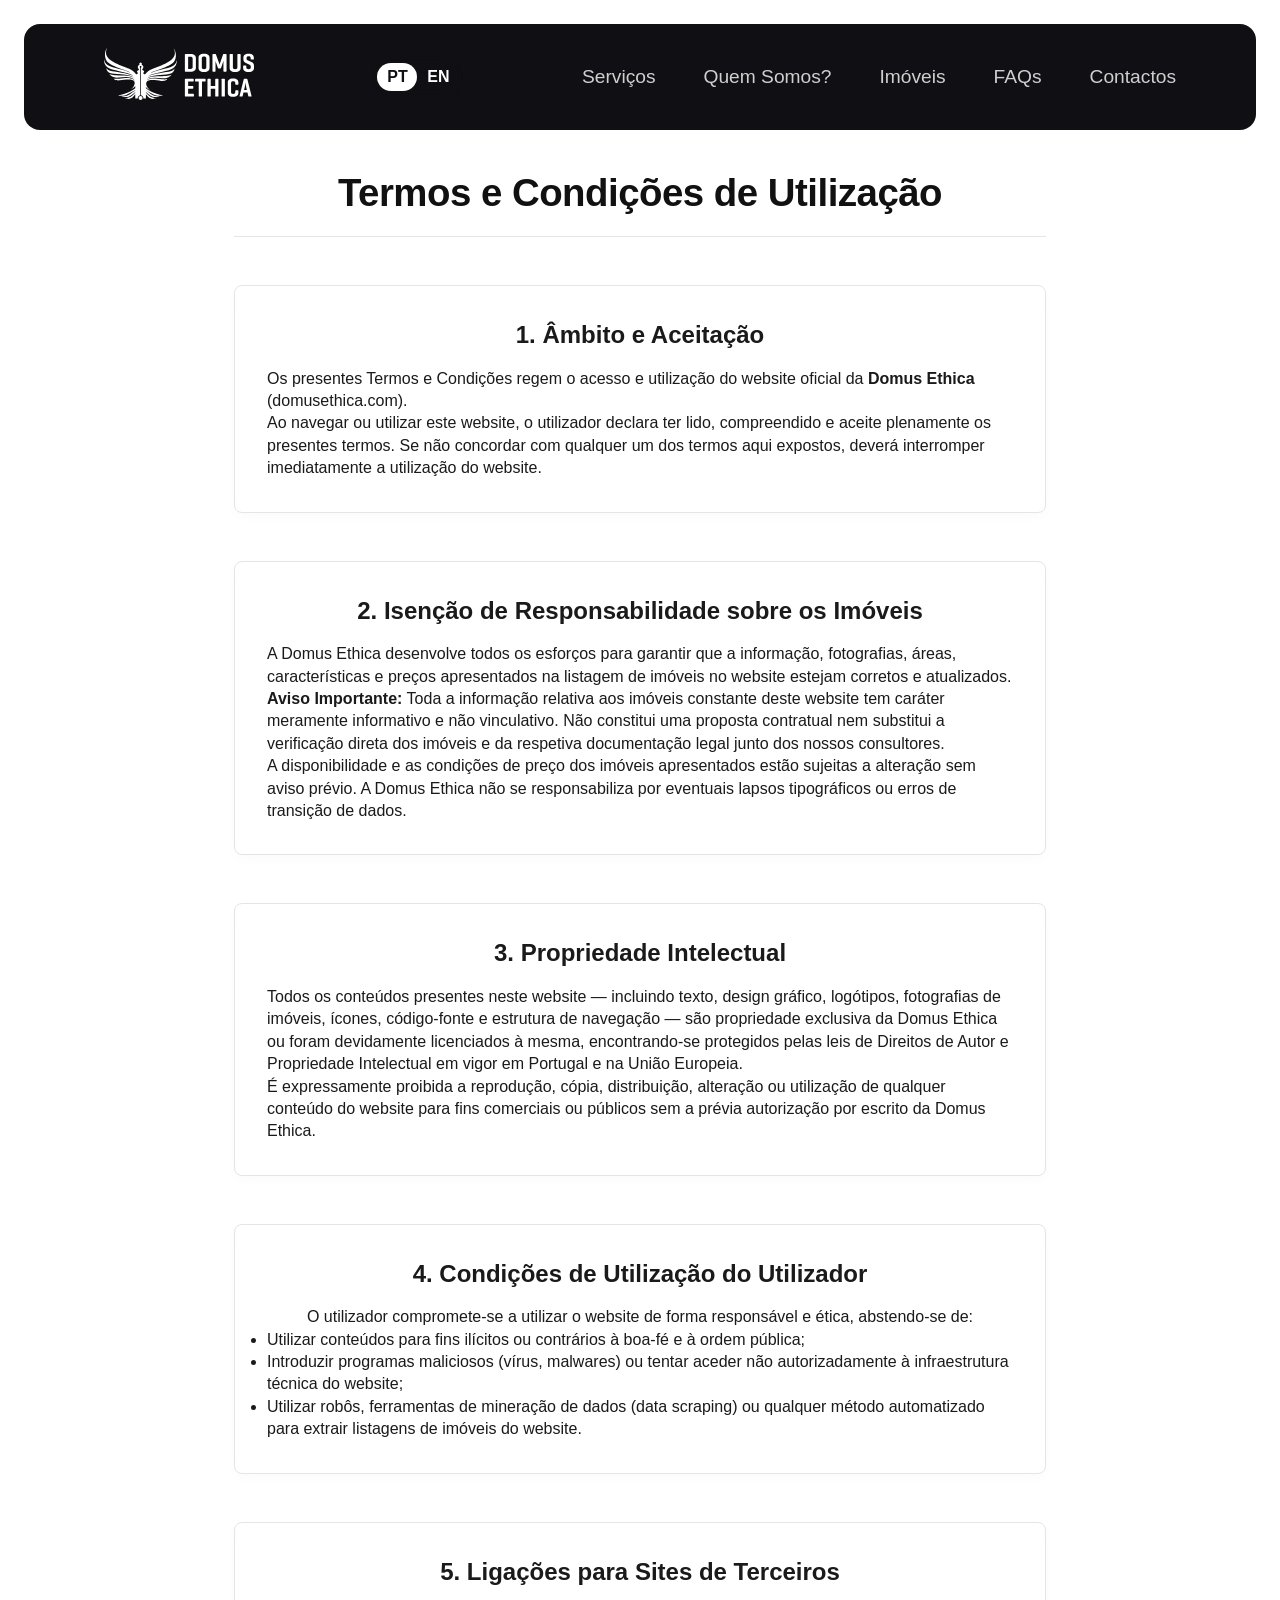
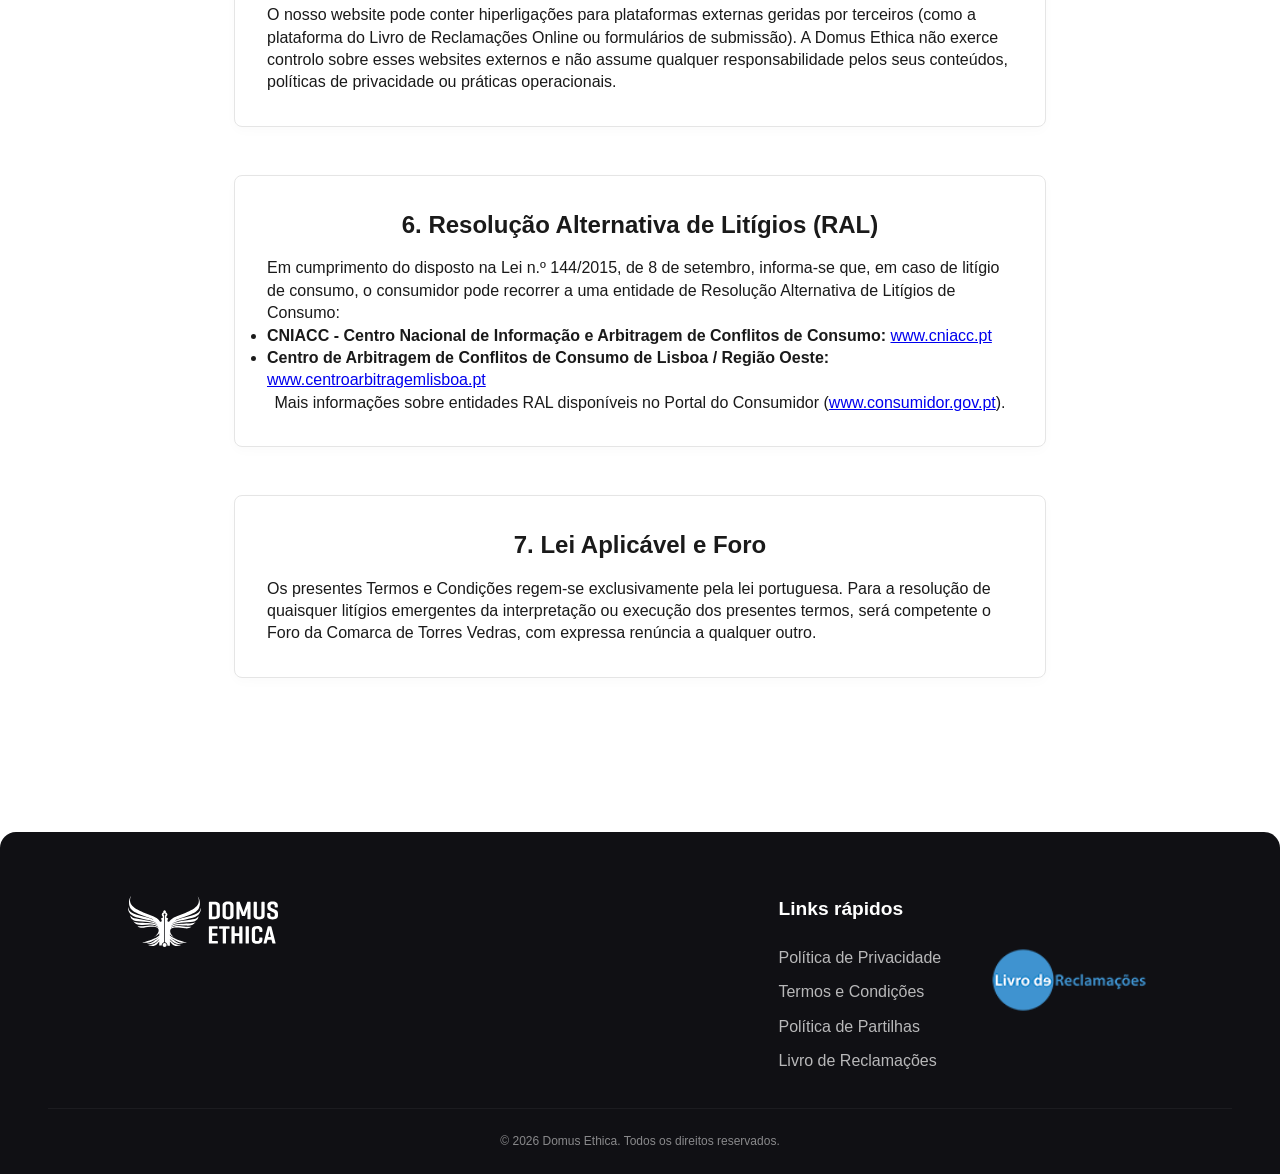
<file: terms-conditions.html>
<!DOCTYPE html>
<html lang="pt">

<head>
    <!-- Google tag (gtag.js) -->
    <script async src="https://www.googletagmanager.com/gtag/js?id=G-8Y0HFE8G09"></script>
    <script>
        window.dataLayer = window.dataLayer || [];
        function gtag() { dataLayer.push(arguments); }
        gtag('js', new Date());

        gtag('config', 'G-8Y0HFE8G09');
    </script>
    <meta charset="UTF-8">
    <meta name="viewport" content="width=device-width, initial-scale=1.0">
    <title>Domus Ethica | Termos e Condições de Utilização</title>
    <link rel="stylesheet" href="css/style.css">
    <link rel="icon" type="svg" href="assets/favicon.svg">
</head>

<body>
    <div class="menu-container">
        <ul class="nav-links-mobile">
            <li><a href="index.html#services" data-translate="nav_services">Serviços</a></li>
            <li><a href="index.html#about" data-translate="nav_about">Quem Somos?</a></li>
            <li><a href="index.html#properties" data-translate="nav_properties">Imóveis</a></li>
            <li><a href="index.html#faqs" data-translate="nav_faqs">FAQs</a></li>
            <li><a href="index.html#contact" data-translate="nav_contact">Contactos</a></li>

            <div class="lang-switch-container-mobile">
                <div class="lang-nav">
                    <button onclick="toggleLanguage('pt')" class="lang-option pt-btn active">PT</button>
                    <button onclick="toggleLanguage('en')" class="lang-option en-btn">EN</button>
                    <div class="lang-slider"></div>
                </div>
            </div>
        </ul>
    </div>
    <nav class="navbar nav-solid">
        <div class="navbar-container">
            <a href="index.html">
                <img src="assets/logo.svg" alt="logo" class="logo" />
            </a>
            <div class="lang-switch-container">
                <div class="lang-nav">
                    <button onclick="toggleLanguage('pt')" class="lang-option pt-btn active">PT</button>
                    <button onclick="toggleLanguage('en')" class="lang-option en-btn">EN</button>
                    <div class="lang-slider"></div>
                </div>
            </div>

            <div class="hamburger">
                <span></span>
                <span></span>
                <span></span>
            </div>

            <ul class="nav-links">
                <li><a href="index.html#services" data-translate="nav_services">Serviços</a></li>
                <li><a href="index.html#about" data-translate="nav_about">Quem Somos?</a></li>
                <li><a href="index.html#properties" data-translate="nav_properties">Imóveis</a></li>
                <li><a href="index.html#faqs" data-translate="nav_faqs">FAQs</a></li>
                <li><a href="index.html#contact" data-translate="nav_contact">Contactos</a></li>
            </ul>
        </div>
    </nav>

    <main>
    <div class="section-title section-terms">
        <h2 data-translate="terms_main_title">Termos e Condições de Utilização</h2>
    </div>

    <div class="section-header section-terms">
        <h2 data-translate="terms_sec1_title">1. Âmbito e Aceitação</h2>
        <p data-translate="terms_sec1_p1">Os presentes Termos e Condições regem o acesso e utilização do website oficial da <strong>Domus Ethica</strong> (domusethica.com).</p>
        <p data-translate="terms_sec1_p2">Ao navegar ou utilizar este website, o utilizador declara ter lido, compreendido e aceite plenamente os presentes termos. Se não concordar com qualquer um dos termos aqui expostos, deverá interromper imediatamente a utilização do website.</p>
    </div>

    <div class="section-header section-terms">
        <h2 data-translate="terms_sec2_title">2. Isenção de Responsabilidade sobre os Imóveis</h2>
        <p data-translate="terms_sec2_p1">A Domus Ethica desenvolve todos os esforços para garantir que a informação, fotografias, áreas, características e preços apresentados na listagem de imóveis no website estejam corretos e atualizados.</p>
        
        <p data-translate="terms_sec2_warning"><strong>Aviso Importante:</strong> Toda a informação relativa aos imóveis constante deste website tem caráter meramente informativo e não vinculativo. Não constitui uma proposta contratual nem substitui a verificação direta dos imóveis e da respetiva documentação legal junto dos nossos consultores.</p>

        <p data-translate="terms_sec2_p2">A disponibilidade e as condições de preço dos imóveis apresentados estão sujeitas a alteração sem aviso prévio. A Domus Ethica não se responsabiliza por eventuais lapsos tipográficos ou erros de transição de dados.</p>
    </div>

    <div class="section-header section-terms">
        <h2 data-translate="terms_sec3_title">3. Propriedade Intelectual</h2>
        <p data-translate="terms_sec3_p1">Todos os conteúdos presentes neste website — incluindo texto, design gráfico, logótipos, fotografias de imóveis, ícones, código-fonte e estrutura de navegação — são propriedade exclusiva da Domus Ethica ou foram devidamente licenciados à mesma, encontrando-se protegidos pelas leis de Direitos de Autor e Propriedade Intelectual em vigor em Portugal e na União Europeia.</p>
        <p data-translate="terms_sec3_p2">É expressamente proibida a reprodução, cópia, distribuição, alteração ou utilização de qualquer conteúdo do website para fins comerciais ou públicos sem a prévia autorização por escrito da Domus Ethica.</p>
    </div>

    <div class="section-header section-terms">
        <h2 data-translate="terms_sec4_title">4. Condições de Utilização do Utilizador</h2>
        <p data-translate="terms_sec4_intro">O utilizador compromete-se a utilizar o website de forma responsável e ética, abstendo-se de:</p>
        <ul>
            <li data-translate="terms_sec4_li1">Utilizar conteúdos para fins ilícitos ou contrários à boa-fé e à ordem pública;</li>
            <li data-translate="terms_sec4_li2">Introduzir programas maliciosos (vírus, malwares) ou tentar aceder não autorizadamente à infraestrutura técnica do website;</li>
            <li data-translate="terms_sec4_li3">Utilizar robôs, ferramentas de mineração de dados (data scraping) ou qualquer método automatizado para extrair listagens de imóveis do website.</li>
        </ul>
    </div>

    <div class="section-header section-terms">
        <h2 data-translate="terms_sec5_title">5. Ligações para Sites de Terceiros</h2>
        <p data-translate="terms_sec5_p1">O nosso website pode conter hiperligações para plataformas externas geridas por terceiros (como a plataforma do Livro de Reclamações Online ou formulários de submissão). A Domus Ethica não exerce controlo sobre esses websites externos e não assume qualquer responsabilidade pelos seus conteúdos, políticas de privacidade ou práticas operacionais.</p>
    </div>

    <div class="section-header section-terms">
        <h2 data-translate="terms_sec6_title">6. Resolução Alternativa de Litígios (RAL)</h2>
        <p data-translate="terms_sec6_intro">Em cumprimento do disposto na Lei n.º 144/2015, de 8 de setembro, informa-se que, em caso de litígio de consumo, o consumidor pode recorrer a uma entidade de Resolução Alternativa de Litígios de Consumo:</p>
        <ul>
            <li data-translate="terms_sec6_li1"><strong>CNIACC - Centro Nacional de Informação e Arbitragem de Conflitos de Consumo:</strong> <a href="https://www.cniacc.pt" target="_blank" rel="noopener">www.cniacc.pt</a></li>
            <li data-translate="terms_sec6_li2"><strong>Centro de Arbitragem de Conflitos de Consumo de Lisboa / Região Oeste:</strong> <a href="http://www.centroarbitragemlisboa.pt" target="_blank" rel="noopener">www.centroarbitragemlisboa.pt</a></li>
        </ul>
        <p data-translate="terms_sec6_portal">Mais informações sobre entidades RAL disponíveis no Portal do Consumidor (<a href="https://www.consumidor.gov.pt" target="_blank" rel="noopener">www.consumidor.gov.pt</a>).</p>
    </div>

    <div class="section-header section-terms">
        <h2 data-translate="terms_sec7_title">7. Lei Aplicável e Foro</h2>
        <p data-translate="terms_sec7_p1">Os presentes Termos e Condições regem-se exclusivamente pela lei portuguesa. Para a resolução de quaisquer litígios emergentes da interpretação ou execução dos presentes termos, será competente o Foro da Comarca de Torres Vedras, com expressa renúncia a qualquer outro.</p>
    </div>
</main>

    <footer class="main-footer">
        <div class="footer-container">
            <div class="footer-brand">
                <img src="assets/logo.svg" alt="Domus Ethica" class="footer-logo">
            </div>

            <div class="footer-links">
                <h5 data-translate="footer_links">Links rápidos</h5>
                <div class="links-grid">

                    <div class="link-column">
                        <a href="privacy-policy.html" data-translate="nav_privacy">Política de Privacidade</a>
                        <a href="terms-conditions.html" data-translate="nav_terms">Termos e Condições</a>
                        <a href="shares-sales.html" data-translate="nav_shares">Política de Partilhas</a>
                        <a href="reclamacoes.html" data-translate="nav_book">Livro de Reclamações</a>
                    </div>

                    <div class="footer-legal-badge">
                        <a href="https://www.livroreclamacoes.pt" target="_blank" rel="noopener noreferrer">
                            <img src="assets/imgs/logo_LRE_azul positivo.png" alt="Livro de Reclamações Online"
                                class="footer-lre-img">
                        </a>
                    </div>
                </div>
            </div>
        </div>
        <div class="footer-bottom">
            <p data-translate="footer_copy">© 2026 Domus Ethica. Todos os direitos reservados.</p>
        </div>
    </footer>

    <script src="js/dictionary.js"></script>
    <script src="js/evaluation.js"></script>

    <script src="js/lang-change.js"></script>
    <script src="js/main.js"></script>
</body>

</html>
</file>
<file: css/style.css>
:root {
    /* COLORS */
    --white: #ffffff;
    --black: #000000;
    --light-grey: #f0f0f8;
    --extra-light-grey: #fafafe;
    --bg-dark: #101014;
    --glass: #10101499;

    /* RATIO-BASED TYPOGRAPHY */

    --fs-sm: 1rem;
    --fs-base: 1.2rem;
    --fs-md: 1.5rem;
    --fs-lg: 2rem;
    --fs-xl: 3.5rem;

    /* RATIO-BASED SPACING */
    --s-xs: 8px;
    --s-sm: 16px;
    --s-md: 24px;
    --s-lg: 48px;
    --s-xl: 80px;

    /* DESIGN ELEMENTS */
    --radius-sm: 16px;
    --radius-lg: 48px;
    --transition: 1s cubic-bezier(0.16, 1, 0.3, 1);

}

html {
    scroll-behavior: smooth;
}

* {
    box-sizing: border-box;
    margin: 0;
    padding: 0;
}

body {
    font-family: "Inter", sans-serif;
    line-height: 1.4;
    overflow-x: hidden;
}

/* LANG CHANGE MOBILE */
.lang-switch-container-mobile {
    display: flex;
    justify-content: left;
    margin-bottom: var(--s-lg);
    left: 0;
}

.lang-switch-container {
    display: none;
}

.lang-nav {
    position: relative;
    display: flex;
    background: var(--glass);
    backdrop-filter: blur(10px);
    border-radius: var(--radius-lg);
    padding: 4px;
    overflow: hidden;
    width: 90px;
    height: 36px;
}

.lang-option {
    flex: 1;
    background: none;
    border: none;
    color: var(--white);
    font-weight: 700;
    cursor: pointer;
    z-index: 2;
    transition: color 0.3s ease;
}

.lang-option.active {
    color: var(--bg-dark);
}

.lang-slider {
    position: absolute;
    top: 4px;
    left: 4px;
    background-color: var(--white);
    border-radius: var(--radius-lg);
    z-index: 1;
    transition: var(--transition);
    width: 40px;
    height: 28px;
}

.lang-nav.en-active .lang-slider {
    transform: translateX(42px);
}

/* MOBILE NAVBAR*/
.navbar {
    display: flex;
    justify-content: center;
    padding: var(--s-md);
    position: absolute;
    top: 0;
    left: 0;
    right: 0;
    z-index: 100;
}

.navbar-container {
    display: flex;
    justify-content: space-between;
    align-items: center;
    background-color: var(--glass);
    backdrop-filter: blur(10px);

    width: 100%;
    max-width: 1500px;
    padding: var(--s-sm) var(--s-md);
    border-radius: var(--radius-sm);
}

.navbar img {
    width: 120px;
}

.nav-links {
    display: none;
}

.hamburger {
    display: flex;
    flex-direction: column;
    gap: 6px;
    cursor: pointer;
}

.hamburger span {
    width: 28px;
    height: 2px;
    background-color: var(--white);
    border-radius: 2px;
}

/* MENU */
.menu-container {
    position: fixed;
    top: 0;
    right: -100%;
    width: 100%;
    height: 100vh;
    background-color: var(--bg-dark);
    z-index: 50;
    transition: var(--transition);
    display: flex;
    align-items: center;
    padding: 60px;
    padding-top: 140px;
}

.menu-container.active {
    right: 0;
}

.nav-links-mobile {
    display: flex;
    flex-direction: column;
    list-style: none;
    text-align: left;
    gap: var(--s-lg);
}

.nav-links-mobile a {
    font-size: var(--fs-md);
    text-decoration: none;
    color: var(--white);
}

.hamburger.is-open span:nth-child(1) {
    transform: translateY(8px) rotate(45deg);
}

.hamburger.is-open span:nth-child(2) {
    opacity: 0;
    transform: scale(0); 
}

.hamburger.is-open span:nth-child(3) {
    transform: translateY(-8px) rotate(-45deg);
}

.hamburger span {
    transition: var(--transition);
}

/* MOBILE HERO*/
.hero {
    height: 100vh;
    position: relative;
    overflow: hidden;
    background-color: var(--bg-dark);
    color: var(--white);
}

.hero-contents {
    display: flex;
    flex-direction: column;
    height: 100%;
    width: 100%;
}

.hero-image-container {
    position: absolute;
    inset: 0;
    padding: var(--s-sm);
    z-index: 1;
}

.hero-image-container img {
    width: 100%;
    height: 100%;
    object-fit: cover;
    border-radius: var(--radius-sm);
    opacity: 0.3;
}

.hero-text {
    position: relative;
    z-index: 2;
    padding: 0 var(--s-lg);
    display: flex;
    flex-direction: column;
    justify-content: center;
    height: 100%;
    top: 40vh;
}

.hero-text h1 {
    font-size: var(--fs-lg);
    margin-bottom: var(--s-md);
    line-height: 1.1;
}

.hero-text p {
    font-size: var(--fs-base);
    margin-bottom: var(--s-lg);
    opacity: 0.8;
    max-width: 250px;
}

.hero-button {
    display: inline-flex;
    align-items: center;
    justify-content: space-between;
    background-color: var(--glass);
    backdrop-filter: blur(10px);
    border: 1px solid var(--glass-border);
    border-radius: var(--radius-lg);
    padding: var(--s-sm) var(--s-md);
    color: var(--white);
    text-decoration: none;
    min-width: 250px;
    height: 80px;
    transition: var(--transition);
    margin-left: -10px;
}

.hero-button:hover {
    background-color: var(--white);
    color: var(--black);

}

.hero-button:hover .icon-container img {
    transform: rotate(0deg);
    scale: 1.2;
}

.icon-container {
    display: flex;
    align-items: center;
    justify-content: center;
    background-color: var(--white);
    border-radius: 100%;
    width: 40px;
    height: 40px;
    transition: var(--transition);
}

.icon-container img {
    width: 20px;
    transform: rotate(-45deg);
    transition: var(--transition);
}

/* MOBILE SERVICES*/
.services-section {
    max-width: 1500px;
    margin: auto;
    padding: var(--s-sm);
}

.section-header {
    display: flex;
    flex-direction: column;
    align-items: center;
    justify-content: center;
    margin-top: var(--s-lg);
}

.section-header .section-tag {
    margin-bottom: var(--s-sm);
}

.section-header .section-title {
    text-align: center;
    margin-bottom: var(--s-lg);
}

.section-header h2 {
    margin-bottom: var(--s-sm);
}

.services-grid {
    display: grid;
    grid-template-columns: 1fr;
    color: var(--white);
    gap: var(--s-lg);
}

.service-container {
    background-color: var(--bg-dark);
    border-radius: var(--radius-sm);
    padding: var(--s-md);
}

.service-top {
    display: flex;
    align-items: center;
    justify-content: center;
    margin-bottom: var(--s-md);
}

.service-icon-container {
    display: flex;
    align-items: center;
    justify-items: center;
    background-color: var(--white);
    border-radius: var(--radius-lg);
    padding: 16px 16px;
}

.service-top img {
    width: 32px;
    height: 32px;
}

.service-bottom {
    display: flex;
    flex-direction: column;
    align-items: center;
    justify-content: center;
}

.service-bottom h4 {
    font-size: var(--fs-md);
    text-align: center;
    margin-bottom: var(--s-md);
}

.service-bottom p {
    font-size: var(--fs-sm);
    text-align: center;
    margin-bottom: var(--s-md);
}

/* MOBILE ABOUT US*/
.about-text {
    display: flex;
    flex-direction: column;
    padding: var(--s-lg);
    justify-content: center;
    align-items: first baseline;
    text-align: left;
}

.left-container {
    display: flex;
    flex-direction: column;
    align-items: first baseline;
    width: 100%;
}

.section-tag {
    display: flex;
    background-color: var(--black);
    padding: 8px 16px;
    width: fit-content;
    color: var(--white);
    border-radius: var(--radius-lg);
    justify-content: center;
    align-items: center;
    margin-bottom: var(--s-sm);
}

.section-tag h6 {
    font-size: var(--fs-xs);
    font-weight: 600;
}

.section-title {
    font-size: var(--fs-md);
    text-align: left;
    line-height: 1.2;
    margin-bottom: var(--s-lg);
}

.about-pgh {
    font-size: 1.3rem;
    text-align: left;
}

.about-img {
    padding: 0 var(--s-md);
    margin-bottom: var(--s-md);
}

.about-img img {
    border-radius: var(--radius-sm);
    width: 100%;
    height: 100%;
    object-fit: cover;
}

.stats-grid {
    display: grid;
    grid-template-columns: 1fr;
    gap: var(--s-lg);
    padding: var(--s-sm);
    max-width: 1500px;

}

.stat-item {
    display: flex;
    flex-direction: column;
    align-items: first baseline;
    text-align: left;
    padding: 0 var(--s-lg);

}

.stat-item h2 {
    font-size: 2.5rem;
    margin: 0;
}

.stat-item h4 {
    font-size: var(--fs-md);
    margin-bottom: var(--s-xs);
}

.stat-item p {
    font-size: var(--fs-base);
}

/* MOBILE PROPERTIES*/
.properties-section {
    max-width: 1500px;
    margin: auto;
    padding: var(--s-md);
}

.properties-grid {
    display: grid;
    grid-template-columns: 1fr;
    gap: var(--s-lg);
    margin: 0 auto;
}

.property-card {
    text-decoration: none;
    color: inherit;
    display: block;
}

.property-media {
    position: relative;
    width: 100%;
    margin-bottom: var(--s-sm);
}

.property-media img {
    width: 100%;
    border-radius: var(--radius-sm);
    aspect-ratio: 3/2;
    object-fit: cover;
}

.property-type {
    position: absolute;
    top: 20px;
    left: 20px;
    background-color: var(--white);
    color: var(--black);
    padding: var(--s-xs) var(--s-sm);
    border-radius: var(--radius-sm);
    font-size: var(--fs-sm);
    font-weight: 600;
}

.property-info {
    padding: var(--s-xs);
}

.location {
    display: flex;
    flex-direction: row;
    align-items: center;
    gap: 10px;
    margin-bottom: var(--s-xs);
}

.location img {
    width: 20px;
}

h3 {
    font-size: var(--fs-lg);
    margin-bottom: var(--s-sm);
}

.details-group {
    display: flex;
    flex-direction: row;
    gap: var(--s-sm);
    margin-bottom: var(--s-sm);
    font-size: var(--fs-sm);
}

.spec-item {
    display: flex;
    flex-direction: row;
    align-items: center;
    gap: var(--s-xs);
}

.spec-item img {
    width: 20px;
}

.price {
    font-size: var(--fs-md);
    font-weight: 600;
}

.property-card-link {
    text-decoration: none;
    color: inherit;
    display: block;
}

.properties-button {
    display: flex;
    align-items: center;
    justify-content: space-between;
    background-color: none;
    border: 1.5px solid var(--bg-dark);
    border-radius: var(--radius-lg);
    padding: var(--s-sm) var(--s-md);
    color: var(--white);
    text-decoration: none;
    height: auto;
    transition: var(--transition);
    margin: 0 auto;
    max-width: 250px;
}

.properties-button span {
    color: var(--bg-dark);
    font-weight: 500;
}

.properties-icon-container {
    display: flex;
    align-items: center;
    justify-content: center;
    background-color: none;
}

.properties-icon-container img {
    rotate: -45deg;
    width: 20px;
}

.properties-button:hover .properties-icon-container img {
    transform: translate(5px);
    transition: var(--transition);
}

/* MOBILE EVALUATION */
.evaluation-section .section-header {
    padding: var(--s-md);
}

.evaluation-section .section-header .section-title {
    margin-bottom: 0;
}

.evaluation-grid {
    margin-top: -20px;
    padding: var(--s-md);
    display: grid;
    gap: var(--s-md);
    align-items: center;
}

.evaluation-img-container {
    width: 100%;
    height: 60vh;
}

.evaluation-img-container img {
    width: 100%;
    height: 100%;
    object-fit: cover;
    border-radius: var(--radius-sm);
}

.evaluation-card {
    background-color: var(--light-grey);
    border-radius: var(--radius-sm);
    padding: var(--s-md);
    display: flex;
    flex-direction: column;
    gap: var(--s-md);
    justify-content: stretch;
}

.evaluation-card h3 {
    margin: 0;
    line-height: 1.2;
}

.evaluation-button {
    display: inline-flex;
    align-items: center;
    justify-content: space-between;
    background-color: none;
    border: 1.5px solid var(--bg-dark);
    border-radius: var(--radius-lg);
    padding: var(--s-sm) var(--s-md);
    color: var(--white);
    text-decoration: none;
    height: auto;
    transition: var(--transition);
    margin: 0 10px;
}

.evaluation-button span {
    color: var(--bg-dark);
    font-weight: 500;
}

.evaluation-icon-container {
    display: flex;
    align-items: center;
    justify-content: center;
    background-color: none;
}

.evaluation-icon-container img {
    width: 20px;
}



/* MOBILE TESTIMONIALS */
.testimonials-section {
    max-width: 1500px;
    margin: auto;
    padding: var(--s-md);
}

.testimonial-card {
    display: grid;
    grid-template-columns: 1fr;
    gap: var(--s-sm);
}

.testimonial-card-single {
    background-color: var(--light-grey);
    border-radius: var(--radius-sm);
    padding: var(--s-md) var(--s-lg);
    display: flex;
    flex-direction: column;
    justify-content: space-between;
}

.testimonial-stars {
    margin-bottom: var(--s-xs);
}

.testimonial-content {
    margin-bottom: var(--s-lg);
}

.testimonial-content p {
    font-size: var(--fs-sm);
}

.testimonial-name h6 {
    font-size: var(--fs-base);
}

/* FAQs MOBILE */
.faqs-section {
    max-width: 800px;
    margin: 80px auto;
    padding: 0 var(--s-md);
}

.faq-container {
    display: flex;
    flex-direction: column;
    gap: var(--s-sm);
}

.faq-item {
    background-color: var(--light-grey);
    border-radius: var(--radius-sm);
    overflow: hidden;
    transition: background-color 0.3s ease;
}

.faq-question {
    width: 100%;
    padding: var(--s-md);
    display: flex;
    justify-content: space-between;
    align-items: center;
    cursor: pointer;
    background: none;
    border: none;
    font-size: var(--fs-base);
    font-weight: 500;
    text-align: left;
}

.faq-icon {
    font-size: 1.5rem;
    transition: transform 0.4s ease;
}

.faq-item.active .faq-icon {
    transform: rotate(45deg);
}

.faq-answer {
    max-height: 0;
    overflow: hidden;
    transition: max-height 0.4s ease-in-out, opacity 0.3s ease, padding 0.3s ease;
    padding: 0 var(--s-md);
    color: #666;
    line-height: 1.6;
    opacity: 0;
}

.faq-item.active .faq-answer {
    max-height: 500px;
    padding-bottom: var(--s-md);
    opacity: 1;
}

/* CONTACT SECTION */
.contact-section {
    display: flex;
    flex-direction: column;
    gap: var(--s-md);
    max-width: 1500px;
    margin: var(--s-sm);
    background: var(--bg-dark);
    border-radius: var(--radius-sm);
    padding: var(--s-md) 0;
}

.contact-left {
    padding: var(--s-lg);
}

.contact-right {
    padding: var(--s-md);
}

.contact-left .section-tag {
    background-color: var(--white);
    color: var(--bg-dark);
}

.contact-left .section-title {
    color: var(--white);
}

.contact-left .section-title h2 {
    margin-bottom: var(--s-md);
}

/* FORM STYLING */
.contact-form {
    background: var(--white);
    padding: var(--s-md);
    border-radius: 20px;
    display: flex;
    flex-direction: column;
    gap: var(--s-md);
}

.form-group {
    display: flex;
    flex-direction: column;
    gap: 8px;
}

.form-group label {
    font-weight: 500;
    font-size: 0.9rem;
}

.form-group input,
.form-group textarea {
    padding: 12px 16px;
    border: 0px none var(--light-grey);
    border-radius: var(--radius-sm);
    font-size: 1rem;
    background-color: #f9f9f9;
    font-family: "Inter", sans-serif;
}

.form-group textarea {
    min-height: 150px;
    resize: vertical;
}

.submit-btn {
    background-color: var(--bg-dark);
    color: var(--white);
    padding: var(--s-sm);
    border: none;
    border-radius: var(--radius-sm);
    cursor: pointer;
    font-weight: 600;
}

.submit-btn:hover {
    background-color: var(--black);
    transition: var(--transition);
}

/* INFO ITEMS */
.contact-details {
    margin-top: var(--s-lg);
    color: var(--white);
}

.detail-item {
    margin-bottom: var(--s-md);
}

.detail-item button {
    display: flex;
    gap: var(--s-sm);
    padding: 12px var(--s-sm);
    border-radius: var(--radius-lg);
    background-color: #26D366;
    align-items: center;
    justify-content: space-between;
    margin-left: -10px;
    margin-top: 15px;
    font-size: var(--fs-sm);
    font-weight: 600;
    color: var(--bg-dark);
    border: none;
}

.detail-item button:hover {
    background-color: #3dfb83;
    transition: var(--transition);
}

.detail-item button img {
    width: 18px;
}

.detail-item h5 {
    font-size: var(--fs-sm);
    margin-bottom: 4px;
    opacity: 0.6;
    text-transform: uppercase;
}

.detail-item a {
    text-decoration: none;
    color: var(--white);
}

.social-follow h5 {
    font-size: var(--fs-sm);
    opacity: 0.6;
    text-transform: uppercase;
}

.social-icons {
    display: flex;
    gap: var(--s-md);
    margin-top: 15px;
}

.social-icons a img {
    width: 20px;
}

/* FOOTER MOBILE */
.main-footer {
    background-color: var(--bg-dark);
    color: var(--white);
    padding: var(--s-lg) var(--s-lg) var(--s-md);
    margin: 0 var(--s-sm);
    border-top-left-radius: var(--radius-sm);
    border-top-right-radius: var(--radius-sm);
}

.footer-container {
    margin: var();
    display: flex;
    flex-direction: column;
    gap: var(--s-md);
}

.footer-logo {
    width: 150px;
    height: auto;
}

.footer-links h5 {
    font-size: var(--fs-base);
    margin-bottom: var(--s-md);
    font-weight: 600;
}

.links-grid {
    display: grid;
    grid-template-columns: repeat(2, 1fr);
    gap: var(--s-md);
    margin-bottom: 20px;
}

.link-column {
    display: flex;
    flex-direction: column;
    gap: 12px;
}

.link-column a {
    color: var(--white);
    text-decoration: none;
    font-size: var(--fs-sm);
    opacity: 0.7;
    transition: var(--transition);
}

.link-column a:hover {
    opacity: 1;
}

.footer-bottom {
    max-width: 1650px;
    margin: auto;
    padding-top: var(--s-md);
    border-top: 1px solid rgba(255, 255, 255, 0.1);
    display: flex;
    justify-content: space-between;
    font-size: 12px;
    opacity: 0.5;
}

/* ------------------- PROPERTY-DETAILS PAGE ----------------- */
.property-details-page {
    margin: 100px auto 40px;
    padding: 0 var(--s-md);
}

.gallery-main img {
    width: 100%;
    aspect-ratio: 3/2;
    object-fit: contain; /* Shrinks vertical images to fit inside the 3/2 box without cropping */
    background-color: var(--light-grey); /* Clean dark framing on the left/right sides (or use #f5f5f5 for light) */
    border-radius: var(--radius-sm) !important;
    overflow: hidden;
    display: block;
}

.gallery-side img {
    width: 100%;
    aspect-ratio: 3/2;
    object-fit: cover; /* Shrinks vertical images to fit inside the 3/2 box without cropping */
    overflow: hidden;
    display: block;
}

.price-large {
    font-weight: 700;
    color: var(--bg-dark);
}

.feature-item {
    display: flex;
    flex-direction: row;
    align-items: center;
    gap: var(--s-xs);
}

.feature-item span {
    font-size: var(--fs-xs);
}

.feature-item img {
    width: 15px;
    opacity: 0.5;
}

#details-description {
    line-height: 1.5;
    color: var(--black);
    opacity: 0.75;
    margin-bottom: var(--s-md);
}

.agent-card {
    background-color: var(--light-grey);
    border-radius: var(--radius-sm);
    text-align: center;
}

.agent-photo img {
    border-radius: 50%;
    object-fit: cover;
}

.agent-btn {
    text-decoration: none;
    border-radius: 12px;
    font-weight: 600;
    transition: 0.3s ease;
    background: var(--bg-dark);
    color: var(--white);
}

.agent-btn.whatsapp {
    background: #25D366;
}

.back-link {
    text-decoration: none;
    color: var(--bg-dark);
    font-weight: 500;
}

.details-gallery {
    margin-top: 120px;
    position: relative;
    display: flex;
    flex-direction: column;
    gap: var(--s-xs);
    margin-bottom: var(--s-lg);
}

.gallery-main img {
    height: 300px;
}

.gallery-side {
    display: none;
}

.details-body {
    display: flex;
    flex-direction: column;
    gap: var(--s-lg);
}

#details-title {
    font-size: var(--fs-md);
    line-height: 1.1;
}

.price-large {
    font-size: var(--fs-md);
}

.features-row {
    display: grid;
    grid-template-columns: repeat(2, 1fr);
    gap: var(--s-md);
}

.features-wrapper {
    padding: var(--s-md) var(--s-md);
    border-radius: var(--radius-sm);
    border: 3px, solid var(--extra-light-grey);
    margin-bottom: var(--s-lg);
}

.features-wrapper hr {
    margin: 15px 0 20px 0;
    opacity: 0.2;
}

.specs-table-section {
    padding: var(--s-md) var(--s-md);
    border-radius: var(--radius-sm);
    border: 3px, solid var(--extra-light-grey);
}

.specs-table-section hr {
    margin: 15px 0 15px 0;
    opacity: 0.2;
}

#first-hr {
    margin: 10px 0 10px 0;
    opacity: 0;
}

.table-row {
    display: flex;
    align-content: center;
    justify-content: space-between;
}

.name-row {
    opacity: 0.7;
}

.agent-card {
    padding: var(--s-md);
}

.agent-photo img {
    width: 100px;
    height: 100px;
}

.agent-contacts {
    display: flex;
    flex-direction: column;
    gap: 10px;
    margin-top: 20px;
}

.agent-btn {
    padding: 12px;
}

.back-navigation {
    display: flex;
    align-items: center;
    justify-content: center;
    margin:40px auto;
}

.agent-info hr {
    display: none;
}

.agent-info h3 {
    line-height: 1.2;
    margin-top: var(--s-xs);
}

.agent-card {
    position: sticky;
    top: 50px;
    margin-bottom: 50px;
    height: 450px;
    display: flex;
    flex-direction: column;
    align-items: center;
    justify-content: space-around;
}

.location-wrapper {
    display: flex;
    gap: var(--s-xs);
}

.location-wrapper img {
    width: 15px;
    border: 1px 0.5 var(--black);
}

.details-header {
    display: flex;
    flex-direction: column;
    gap: var(--s-sm);
}

.description-section {
    margin-top: var(--s-md);
}

/* BUTTONS SLIDE SHOW */
.gallery-prev-btn,
.gallery-next-btn {
    position: absolute;
    top: 45%;
    background: var(--extra-light-grey);
    border-radius: 50%;
    border: none;
    width: 44px;
    height: 44px;
    z-index: 10;
    cursor: pointer;
    display: flex;
    align-items: center;
    justify-content: center;
}

.gallery-prev-btn {
    left: 15px;
}

.gallery-next-btn {
    right: 15px;
}

.gallery-prev-btn img,
.gallery-next-btn img {
    width: 20px;
    height: 20px;
    pointer-events: none;
}

.gallery-prev-btn:hover,
.gallery-next-btn:hover {
    box-shadow: 0 4px 4px rgba(0, 0, 0, 0.1);
}

.gallery-img {
    width: 100%;
    height: 100%;
    object-fit: cover;
    display: block;
}

video::-webkit-media-controls {
    display: none !important;
}

/* VIDEO CONTROL */
.gallery-main,
.gallery-side {
    position: relative;
    border-radius: 15px;
    overflow: hidden;
}

.gallery-main {
    aspect-ratio: 3/2;
}

.gallery-img {
    width: 100%;
    height: 100%;
    object-fit: cover;
    display: block;
    border-radius: var(--radius-sm);
}

.video-mute-btn {
    position: absolute;
    bottom: 15px;
    right: 15px;
    z-index: 50;
    background: rgba(0, 0, 0, 0.4);
    border: none;
    border-radius: 50%;
    width: 35px;
    height: 35px;
    cursor: pointer;
    display: flex;
    align-items: center;
    justify-content: center;
}

#mute-icon {
    width: 20px;
    height: 20px;
}

/* ------------------- ALL PROPERTIES PAGE ----------------- */
.properties-page-section {
    max-width: 1500px;
    margin: 0 auto;
    margin-top: 150px;
    padding: 0 var(--s-md);
}

.properties-page-section .section-header {
    margin-bottom: -40px;
}

.properties-filter-container {
    max-width: 1200px;
    margin: 0 auto;
    padding: var(--s-md);
    background: #fff;
    border-radius: 12px;
    box-shadow: 0 4px 15px rgba(12, 3, 3, 0.05);
    margin-bottom: 40px;
}

.filter-wrapper {
    display: flex;
    flex-direction: column;
    gap: 15px;
}

.filter-row {
    display: flex;
    gap: 15px;
    flex-wrap: wrap;
}

.filter-row input,
.filter-row select {
    flex: 1;
    padding: 12px;
    border: 1px solid #ddd;
    border-radius: 5px;
}

.min-max-filter {
    display: flex;
    gap: 15px;
    flex-wrap: wrap;
}

.filter-actions {
    display: flex;
    justify-content: center;
    margin-top: 20px;
}

.clear-btn {
    background: none;
    border: none;
    padding: var(--s-xs);
    cursor: pointer;
    font-family: inherit;
    font-size: var(--fs-sm);
    transition: all 0.3s ease;
    border-radius: 5px;
}

.select-wrapper {
    position: relative;
    flex: 1;
    min-width: 150px;
}

.select-wrapper select {
    width: 100%;
    padding: var(--s-sm);
    border: 1px solid #ddd;
    border-radius: 5px;
    background-color: #fff;
    cursor: pointer;

    appearance: none;
    -webkit-appearance: none;
    -moz-appearance: none;
}

.select-wrapper::after {
    content: url("data:image/svg+xml;charset=UTF-8,%3csvg xmlns='http://www.w3.org/2000/svg' viewBox='0 0 24 24' fill='none' stroke='%23333333' stroke-width='2' stroke-linecap='round' stroke-linejoin='round'%3e%3cpolyline points='6 9 12 15 18 9'%3e%3c/polyline%3e%3c/svg%3e");
    position: absolute;
    right: 20px;
    top: 50%;
    transform: translateY(-50%);
    width: 14px;
    height: 14px;
    pointer-events: none;
    display: block;
}

/* ------------------- EVALUATION PAGE ----------------- */
.form-section {
    margin-top: 80px;
    padding: var(--s-sm);
}

.form-card {
    position: relative;
    display: flex;
    align-items: center;
    justify-content: center;
    max-width: 100%;
    min-height: 60vh;
    margin: 20px auto;
    background: var(--white);
    border-radius: var(--radius-sm);
    padding: 60px 40px;
    box-shadow: 0 10px 30px rgba(0, 0, 0, 0.05);
    overflow: hidden;
}

.progress-bar-container {
    position: absolute;
    top: 0;
    left: 0;
    width: 100%;
    height: 4px;
    background: var(--light-grey);
}

.progress-fill {
    height: 100%;
    background: var(--bg-dark);
    transition: width 0.5s cubic-bezier(0.4, 0, 0.2, 1);
}

.amenities-grid {
    display: grid;
    grid-template-columns: repeat(1fr);
    gap: var(--s-md);
    width: 100%;
    margin: var(--s-sm) 0;
}

.amenity-option {
    background-color: var(--white);
    border: 2px solid var(--extra-light-grey);
    border-radius: 16px;
    padding: 30px 20px;
    transition: all 0.3s ease;
    text-align: center;
}

.amenity-option:hover {
    border-color: var(--extra-light-grey);
}

.amenity-option.active {
    border-color: var(--glass);
    background-color: var(--extra-light-grey);
    box-shadow: 0 4px 15px rgba(229, 174, 46, 0.1);
}

.amenity-option p {
    font-weight: 600;
    margin-top: 15px;
    color: #333;
}

.property-details-grid {
    display: grid;
    grid-template-columns: 1;
    gap: 25px;
    width: 100%;
    text-align: left;
}

.form-group {
    display: flex;
    flex-direction: column;
    gap: 8px;
}

.form-group label {
    font-weight: 700;
    font-size: 13px;
    color: #222;
}

.form-navigation {
    display: flex;
    justify-content: space-between;
    gap: var(--s-md);
    margin-top: 40px;
    width: 100%;
}

.form-navigation {
    display: flex;
    justify-content: center;
    gap: var(--s-md);
    margin-top: 40px;
    width: 100%;
}

.btn-primary {
    background-color: transparent;
    border: none;
    cursor: pointer;
}

.btn-secondary {
    background: none;
    border: none;
    cursor: pointer;
}

.step-fade-in {
    display: flex;
    flex-direction: column;
    gap: var(--s-md);
    align-items: center;
    justify-content: space-evenly;
}

.step-fade-in .step1-title {
    font-size: var(--fs-md);
    text-align: center;
}

.step-fade-in .step1-pgh {
    font-size: var(--fs-sm);
    text-align: center;
}

.form-group select {
    width: 100%;
    padding: var(--s-sm);
    border: 1px solid #ddd;
    border-radius: 5px;
    background-color: #fff;
    cursor: pointer;
}

.form-group input {
    border-radius: 5px;
}

.contact-grid {
    display: grid;
    grid-template-columns: 1fr;
    width: 100%;
    gap: var(--s-md);
}

.btn-end {
    background-color: var(--bg-dark);
    color: var(--white);
    border: none;
    padding: 8px;
    border-radius: 5px;
}

/* IPAD STYLES */
@media (min-width: 768px) {

    /* LANG CHANCE */
    .lang-nav {
        width: 140px;
        height: 65px;
    }

    .lang-nav button {
        font-size: var(--fs-base);

    }

    .lang-slider {
        width: 65px;
        height: 55px;
    }

    .lang-nav.en-active .lang-slider {
        transform: translateX(67px);
    }

    /* NAVBAR */
    .navbar-container {
        width: 100%;
        padding: var(--s-md) var(--s-lg);
        display: flex;
        justify-content: space-between;
        align-items: center;
        width: 100%;
        max-width: 1500px;
        margin: 0 auto;
    }

    .navbar img {
        width: 200px;
    }

    /* MENU */
    .menu-container {
        align-items: baseline;
        padding: 100px;
        padding-top: 250px;
    }

    .menu-container.active {
        right: 0;
    }

    .nav-links-mobile {
        display: flex;
        flex-direction: column;
        list-style: none;
        text-align: left;
        gap: var(--s-xl);
    }

    .nav-links-mobile a {
        font-size: var(--fs-lg);
    }

    .hamburger span {
        display: block;
        width: 40px;
        height: 3px;
        background-color: var(--white);
        border-radius: 2px;
    }

    /* HERO SECTION */
    .hero-contents {
        display: flex;
        flex-direction: row;
        height: 100vh;
        width: 100%;
        align-items: center;
    }

    .hero-text {
        position: relative;
        z-index: 2;
        padding: var(--s-xl);
        padding-top: 250px;
        top: 10vh;
    }

    .hero-text h1 {
        font-size: 2.5rem;
        max-width: 800px;
        margin: 0;
        margin-bottom: var(--s-lg);
    }

    .hero-text p {
        font-size: 1.5rem;
        max-width: 500px;
        margin: 0;
        margin-bottom: var(--s-lg);
    }

    .hero-button {
        max-width: 400px;
        justify-content: space-between;
        font-size: var(--s-md);
    }

    /* SERVICES*/
    .services-section {
        max-width: 1500px;
        margin: auto;
        padding: var(--s-sm) var(--s-lg);
    }

    .services-grid {
        display: grid;
        grid-template-columns: repeat(2, 1fr);
        color: var(--white);
        gap: var(--s-md);
    }

    .service-container {
        padding: var(--s-md) var(--s-xl);
    }

    .service-top {
        justify-content: left;
    }

    .service-bottom {
        align-items: baseline;
    }

    .service-bottom h4 {
        text-align: left;
    }

    .service-bottom p {
        text-align: left;
    }

    /* ABOUT */
    .about-text {
        display: flex;
        flex-direction: row;
        align-items: flex-start;
        padding: var(--s-xl);
        gap: var(--s-xl);
        max-width: 1500px;
        margin: 0 auto;
    }

    .left-container {
        flex: 1;
        display: flex;
        flex-direction: column;
        align-items: flex-start;
        text-align: left;
        justify-content: center;
    }

    .right-container {
        flex: 2;
        display: flex;
        align-items: center;
    }

    .section-title {
        font-size: var(--fs-md);
        text-align: left;
        margin: 0;
    }

    .about-pgh {
        font-size: var(--fs-md);
        text-align: left;
        line-height: 1.6;
    }

    .section-tag {
        width: fit-content;
        padding: 8px 16px;
    }

    .about-img {
        padding: 0 var(--s-lg);
        margin-bottom: var(--s-lg);
        height: 500px;
        width: 100vw;
    }

    .stats-grid {
        grid-template-columns: repeat(2, 1fr);
    }


    /* PROPERTIES */
    .properties-grid {
        grid-template-columns: repeat(1, 1fr);
        gap: var(--s-lg);
        padding: var(--s-lg);
    }

    .location img {
        width: 30px;
    }

    .location {
        font-size: var(--fs-md);
    }

    h3 {
        font-size: var(--fs-lg);
        margin-bottom: var(--s-sm);
    }

    .spec-item img {
        width: 30px;
    }

    .details-group {
        font-size: var(--fs-md);
        gap: var(--s-md);
    }



    /* EVALUATION */
    .evaluation-section .section-header {
        padding: var(--s-lg);
    }

    .evaluation-grid {
        padding: var(--s-lg);
        display: grid;
        gap: var(--s-md);
        align-items: center;
    }

    .evaluation-img-container {
        width: 85%;
        height: 40vh;
        z-index: 1;
        position: relative;
    }

    .evaluation-card {
        display: flex;
        flex-direction: column;
        justify-content: space-between;
        align-items: baseline;
        width: 50%;
        height: 30%;
        z-index: 2;
        position: absolute;
        right: 0;
        margin-top: 100px;
        margin-right: 50px;
        padding: var(--s-lg);
        border-radius: 0px;
        border-bottom-right-radius: var(--radius-lg);
    }


    /* TESTIMONIALS */
    .testimonials-section {
        max-width: 1000px;
        margin: auto;
        padding: var(--s-lg);
    }

    .testimonial-card {
        display: grid;
        grid-template-columns: repeat(2, 1fr);
        gap: var(--s-sm);
    }

    .testimonial-card-single {
        background-color: var(--light-grey);
        border-radius: var(--radius-sm);
        padding: var(--s-md) var(--s-lg);
        display: flex;
        flex-direction: column;
        justify-content: space-between;
    }

    .testimonial-stars {
        margin-bottom: var(--s-xs);
    }

    .testimonial-content {
        margin-bottom: var(--s-lg);
    }

    .testimonial-content p {
        font-size: var(--fs-sm);
    }

    .testimonial-name h6 {
        font-size: var(--fs-base);
    }

    .testimonial-card-single {
        background-color: var(--light-grey);
    }

    .testimonial-card-single:nth-child(4n+2),
    .testimonial-card-single:nth-child(4n+3) {
        background-color: var(--extra-light-grey);
    }

    /* FAQs */
    .faqs-section {
        max-width: 950px;
        margin: 80px auto;
        padding: 0 var(--s-md);
    }

    /* CONTACT SECTION */
    .contact-section {
        padding: var(--s-md) 0;
        gap: var(--s-xs);
        margin-bottom: 0;
    }

    .contact-left {
        padding: var(--s-xl);
        margin-bottom: 0;
    }

    .contact-right {
        padding: var(--s-lg);
    }

    /* FORM STYLING */
    .contact-form {
        padding: var(--s-lg);
    }

    /* INFO ITEMS */
    .contact-details {
        display: flex;
        justify-content: space-between;
        align-items: baseline;
        margin-top: var(--s-xl);
        color: var(--white);
    }

    /* FOOTER */
    .main-footer {
        margin-top: 50px;
    }

    .footer-bottom {
        flex-direction: column;
        gap: 10px;
        text-align: center;
    }

    .footer-container {
        flex-direction: row;
        justify-content: space-between;
        align-items: flex-start;
    }

    /* ------------------- PROPERTY-DETAILS PAGE ----------------- */

    .details-gallery {
        margin-top: 180px;
        display: flex;
        flex-direction: column;
        padding: 0 var(--s-lg);
        gap: var(--s-xs);
        margin-bottom: var(--s-lg);
    }

    .gallery-main img {
        height: 450px;
    }

    #details-title {
        font-size: 1.8rem;
        line-height: 1.1;
    }

    .agent-contacts {
        flex-direction: row;
        justify-content: center;
        margin-top: 30px;
    }

    .agent-info hr {
        display: none;
    }

    .agent-card {
        margin-bottom: 100px;
        height: 350px;
        display: flex;
        flex-direction: column;
        align-items: center;
        justify-content: space-around;
    }

    .agent-btn {
        padding: 12px 25px;
    }

    .details-body {
        padding: 0 var(--s-lg);
    }

    .back-navigation {
        display: flex;
        align-items: center;
        justify-content: center;
    }

    .features-row {
        display: grid;
        grid-template-columns: repeat(2, 1fr);
        gap: var(--s-md);
    }

    /* BUTTONS SLIDE SHOW */
    .gallery-prev-btn,
    .gallery-next-btn {
        width: 55px;
        height: 55px;
    }

    .gallery-prev-btn {
        left: 65px;
    }

    .gallery-next-btn {
        right: 65px;
    }

    .gallery-prev-btn img,
    .gallery-next-btn img {
        width: 30px;
        height: 30px;
        pointer-events: none;
    }


    /* ------------------- ALL PROPERTIES PAGE ----------------- */
    .properties-page-section {
        margin-top: 200px;
    }

    .select-wrapper {
        position: relative;
        flex: 1;
        min-width: 250px;
    }

    .min-max-filter {
        flex: 2;
    }

    /* ------------------- EVALUATION PAGE ----------------- */
    .form-section {
        margin-top: 150px;
        padding: var(--s-md);
    }

    .step-fade-in {
        gap: var(--s-md);
    }

    .step-fade-in .step1-title {
        font-size: var(--fs-lg);
        text-align: center;
    }

    .step-fade-in .step1-pgh {
        font-size: var(--fs-base);
        text-align: center;
    }

    .amenities-grid {
        display: grid;
        grid-template-columns: repeat(2, 1fr);
        gap: var(--s-md);
        width: 100%;
        margin: var(--s-sm) 0;
    }

    .step-fade-in {
        width: 100%;
        gap: var(--s-md);
    }
}

/* DESKTOP SMALL SCREENS*/
@media (min-width: 1200px) and (max-width: 1366px) {
    .nav-links {
        gap: 35px;
    }

    .nav-links a {
        font-size: var(--fs-sm);
    }
}


/* DESKTOP GENERAL*/
@media (min-width: 1200px) {

    /* LANG CHANCE */
    .lang-nav {
        width: 90px;
        height: 36px;
        margin-left: auto;
    }

    .lang-switch-container {
        display: flex;
    }

    .lang-slider {
        width: 40px;
        height: 28px;
    }

    .lang-nav.en-active .lang-slider {
        transform: translateX(42px);
    }

    .lang-nav button {
        font-size: var(--fs-xs);
    }

    /* NAVBAR */
    .navbar-container {
        background-color: transparent;
        backdrop-filter: none;
        width: 100%;
        padding: var(--s-md);
        display: flex;
        justify-content: space-between;
        align-items: center;
        width: 100%;
        max-width: 1500px;
        margin: 0 auto;
    }

    .nav-solid .navbar-container {
        max-width: 1600px;
        margin: auto;
        padding: var(--s-md) var(--s-xl);
        background-color: var(--bg-dark);
        backdrop-filter: blur(10px);
    }

    .hamburger {
        display: none;
    }

    .navbar img {
        width: 150px;
    }

    .nav-links {
        display: flex;
        list-style: none;
        margin: 0;
        padding: 0;
        gap: var(--s-lg);
    }

    .nav-links a {
        text-decoration: none;
        color: var(--white);
        font-size: var(--fs-base);
        font-weight: 500;
        opacity: 0.8;
        transition: var(--transition);
    }

    .nav-links a:hover {
        opacity: 1;
    }

    /* HERO SECTION */
    .hero-contents {
        display: flex;
        flex-direction: row;
        height: 100vh;
        width: 100%;
        align-items: center;
    }

    .hero-image-container {
        position: relative;
        width: 50%;
        height: 100vh;
        z-index: 1;
    }

    .hero-image-container img {
        width: 100%;
        height: 100%;
        object-fit: cover;
        opacity: 80%;
    }

    .hero-text {
        width: 50%;
        padding: 120px;
        position: relative;
        top: 0;
        display: flex;
        flex-direction: column;
        align-items: flex-start;
        z-index: 2;
    }

    .hero-text h1 {
        font-size: var(--fs-xl);
        max-width: 700px;
        margin: 0;
        margin-bottom: var(--s-md);

    }

    .hero-text p {
        font-size: var(--fs-md);
        max-width: 600px;
        margin: 0;
        margin-bottom: var(--s-lg);
    }

    a.hero-button span {
        font-size: var(--fs-base);
    }

    .hero-button {
        min-width: 350px;
        background-color: var(--black);
    }


    /* SERVICES*/
    .services-grid {
        grid-template-columns: repeat(3, 1fr);
    }

    .service-top {
        margin-top: var(--s-xs);
    }

    .service-bottom {
        margin-bottom: 0s;
    }

    /* ABOUT SECTION */
    .about-text {
        display: flex;
        flex-direction: row;
        align-items: flex-start;
        padding: 100px 50px;
        gap: var(--s-md);
        max-width: 1500px;
        margin: 0 auto;
    }

    .right-container {
        flex: 2;
        display: flex;
        align-items: center;
        padding-right: var(--s-xl);
    }

    .section-title {
        font-size: var(--fs-md);
        text-align: left;
        margin: 0;
    }

    .about-pgh {
        font-size: var(--fs-md);
        text-align: left;
        line-height: 1.6;
        font-weight: 400;
    }

    .section-tag {
        width: fit-content;
        padding: 8px 16px;
        margin-left: -5px;
    }

    .section-tag h6 {
        font-size: 1rem;
    }

    /* ABOUT IMG */
    .about-img {
        padding: 0 var(--s-lg);
        margin-bottom: var(--s-lg);
    }

    /* STATS GRID */
    .stats-grid {
        display: grid;
        grid-template-columns: repeat(4, 1fr);
        gap: var(--s-sm);
        padding: var(--s-sm);
        margin: 50px auto;
    }

    .stat-item {
        display: flex;
        flex-direction: column;
        align-items: first baseline;
        text-align: left;
        padding: 0 var(--s-lg);
        max-width: 350px;
    }

    .stat-item h2 {
        font-size: 2.5rem;
        margin: 0;
    }

    .stat-item h4 {
        font-size: var(--fs-md);
        margin-bottom: var(--s-xs);
    }

    .stat-item p {
        font-size: var(--fs-base);
    }

    /* PROPERTIES GRID */
    .properties-grid {
        grid-template-columns: repeat(3, 1fr);
        max-width: 1600px;
        margin: 0 auto;
        padding: var(--s-md);
    }

    .location img {
        width: 20px;
    }

    .location {
        font-size: var(--fs-sm);
    }

    h3 {
        font-size: var(--fs-lg);
        margin-bottom: var(--s-sm);
    }

    .spec-item img {
        width: 20px;
    }

    .details-group {
        font-size: var(--fs-sm);
        gap: var(--s-sm);
    }

    .price {
        font-size: var(--fs-md);
        font-weight: 600;
    }

    .property-media {
        overflow: hidden;
        border-radius: var(--radius-sm);
    }

    .property-card:hover .property-media img {
        transform: scale(1.1);
    }

    .property-media img {
        transition: var(--transition);
        display: block;
        width: 100%;
        height: 100%;
        object-fit: cover;
    }

    /* EVALUATION */
    .evaluation-section .section-header {
        padding: var(--s-lg);
    }

    .evaluation-grid {
        padding: var(--s-lg);
        display: grid;
        gap: var(--s-md);
        align-items: center;
    }

    .evaluation-img-container {
        margin-left: 100px;
        width: 75%;
        height: 90%;
    }

    .evaluation-card {
        display: flex;
        flex-direction: column;
        justify-content: none;
        align-items: none;
        padding: var(--s-xl);
        width: 40%;
        height: 50%;
        margin-right: 150px;
    }

    .evaluation-button {
        min-width: 200px;
        margin-left: -10px;

    }

    .evaluation-icon-container img {
        transform: rotate(-45deg);
        width: 20px;
    }

    .evaluation-button:hover .evaluation-icon-container img {
        transform: rotate(-45deg) translate(5px);
        transition: var(--transition);
    }

    /* TESTIMONIALS */
    .testimonials-section {
        max-width: 1500px;
        margin: 100px auto;
        padding: 0 var(--s-lg);
        display: grid;
        grid-template-columns: 400px 1fr;
        gap: var(--s-xl);
        align-items: start;
    }

    .testimonials-section .section-header {
        position: sticky;
        top: 150px;
        text-align: left;
        align-items: flex-start;
        margin-top: 0;
    }

    .testimonials-section .section-header .section-title {
        text-align: left;
    }

    .testimonial-card {
        display: grid;
        grid-template-columns: repeat(2, 1fr);
        gap: var(--s-md);
    }

    .testimonial-card-single {
        background-color: var(--light-grey);
        border-radius: var(--radius-sm);
        padding: var(--s-lg);
        min-height: 250px;
        display: flex;
        flex-direction: column;
        justify-content: center;
    }

    /* FAQs */
    .faqs-section {
        display: grid;
        grid-template-columns: 450px 1fr;
        gap: var(--s-xl);
        align-items: start;
        max-width: 1500px;
        margin: 100px auto;
        padding: 0 var(--s-lg);
    }

    .faqs-section .section-header {
        position: sticky;
        top: 100px;
        text-align: left;
        display: flex;
        flex-direction: column;
        align-items: flex-start;
        max-width: 6000px;
    }

    .faqs-section .section-header .section-title {
        text-align: left;
        margin-bottom: var(--s-lg);
    }

    .faqs-section .section-title p {
        text-align: left;
        max-width: 350px;
    }

    .faq-container {
        display: flex;
        flex-direction: column;
        gap: var(--s-md);
    }

    .faq-item {
        border-radius: var(--radius-sm);
        background-color: var(--light-grey);
        transition: box-shadow 0.3s ease;
    }

    .faq-item:hover {
        box-shadow: 0 4px 20px rgba(0, 0, 0, 0.05);
    }

    /* CONTACT SECTION */
    .contact-section {
        display: flex;
        flex-direction: column;
        gap: var(--s-lg);
        max-width: 1650px;
        margin: auto;
        background: var(--bg-dark);
        border-radius: 24px;
        padding: var(--s-xl);
    }

    .contact-section {
        flex-direction: row;
        align-items: flex-start;
    }

    .contact-left {
        flex: 1;
        padding-right: var(--s-lg);
    }

    .contact-right {
        flex: 1;
    }

    .contact-left .section-tag {
        display: inline-block;
        background-color: var(--white);
        color: var(--bg-dark);
        padding: 4px 12px;
        border-radius: 20px;
        margin-bottom: var(--s-md);
    }

    .contact-left .section-title p {
        opacity: 0.8;
        max-width: 500px;
    }

    /* CONTACT DETAILS */
    .contact-details {
        display: grid;
        grid-template-columns: repeat(2, 1fr);
        gap: var(--s-sm);
        margin-top: var(--s-xl);
        align-items: baseline;
        justify-content: baseline;
    }

    .detail-item h5 {
        color: var(--white);
        font-size: var(--fs-sm);
        opacity: 0.6;
        margin-bottom: 4px;
        text-transform: uppercase;
    }

    .social-follow h5 {
        color: var(--white);
        font-size: var(--fs-sm);
        opacity: 0.6;
        text-transform: uppercase;
        margin-bottom: 4px;
    }

    .detail-item button {
        margin: 0;
        margin-left: -10px;
        cursor: pointer;
    }

    /* FOOTER */
    .main-footer {
        max-width: 1650px;
        margin: auto;
        margin-top: 30px;
    }

    .footer-bottom {
        flex-direction: column;
        gap: 10px;
        text-align: center;
    }

    .footer-container {
        flex-direction: row;
        justify-content: space-between;
        padding: var(--s-sm) var(--s-xl);
        align-items: flex-start;
    }

    .links-grid {
        gap: var(--s-lg);
    }

    /* ------------------- PROPERTY-DETAILS PAGE ----------------- */
    .property-details-page {
        max-width: 1500px;
        margin-top: 150px;
    }

    .details-gallery {
        display: grid;
        grid-template-columns: 2fr 1fr;
        height: 600px;
        gap: var(--s-sm);
        margin-bottom: 100px;
    }

    .gallery-side {
        display: grid;
        grid-template-rows: 1fr 1fr;
        gap: var(--s-sm);
    }

    .gallery-main img {
        height: 100%;
    }

    .details-body {
        display: grid;
        grid-template-columns: 1fr 380px;
        gap: var(--s-xl);
    }

    .details-sidebar {
        position: sticky;
        top: 120px;
    }

    .agent-card {
        padding: var(--s-lg);
    }

    .agent-photo img {
        width: 150px;
        height: 150px;
    }

    .agent-contacts {
        flex-direction: column;
    }

    .back-navigation {
        display: flex;
        align-items: center;
        justify-content: left;
        padding: var(--s-lg);
    }

    .agent-info hr {
        display: none;
    }

    .agent-card {
        margin-bottom: 50px;
        height: auto;
        display: flex;
        flex-direction: column;
        align-items: center;
        justify-content: space-around;
    }

    #details-title {
        font-size: var(--s-lg);
    }

    .features-row {
        display: grid;
        grid-template-columns: repeat(4, 1fr);
        gap: var(--s-xs);
    }

    .features-wrapper {
        padding: var(--s-md);
    }

    .specs-table-section {
        padding: var(--s-md) var(--s-lg);
    }

    /* BUTTONS SLIDE SHOW */
    .gallery-prev-btn,
    .gallery-next-btn {
        width: 55px;
        height: 55px;
        background-color: transparent;
    }

    .gallery-prev-btn {
        left: -40px;
    }

    .gallery-next-btn {
        right: -40px;
    }

    .gallery-prev-btn img,
    .gallery-next-btn img {
        width: 40px;
        height: 40px;
        pointer-events: none;
    }

    /* ------------------- ALL PROPERTIES PAGE ----------------- */
    .properties-filter-container {
        max-width: 1600px;
    }

    .properties-page-section {
        margin-top: 180px;
    }

    .properties-page-section .section-header {
        margin-bottom: none;
    }

    .min-max-filter {
        display: flex;
        gap: 10px;
        width: 100%;
    }

    .min-max-filter input {
        flex: 1;
    }

    /* ------------------- EVALUATION PAGE ----------------- */
    .form-section {
        margin-top: 150px;
        padding: var(--s-lg);
    }

    .step-fade-in {
        gap: var(--s-sm);
    }

    .form-card {
        padding: 100px 80px;
        min-height: 60vh;
    }

    .amenities-grid {
        display: grid;
        grid-template-columns: repeat(3, 1fr);
        gap: var(--s-md);
        width: 100%;
        margin: var(--s-sm) 0;
    }

    .step-fade-in {
        width: 100%;
        gap: var(--s-md);
    }

}

/* ==========================================
   DOMUS ETHICA - PRIVACY POLICY STYLES
   ========================================== */

/* 1. Main Container & Centering */
main {
    max-width: 860px; /* Limits text width for optimal reading measure */
    margin: 0 auto;
    padding: 20px 24px 100px;
    box-sizing: border-box;
    color: #1a1a1a;

/* 2. Page Main Title */
.section-title.section-privacy {
    text-align: center;
    margin-bottom: 40px;
    padding-bottom: 20px;
    border-bottom: 1px solid #e5e5e5;
}

.section-title.section-privacy h2[data-translate="priv_policy"] {
    /* Overrides inline 150px style cleanly for header clearance */
    margin-top: 150px !important; 
   
    font-size: 2.4rem;
    font-weight: 600;
    color: #111111;
    letter-spacing: -0.5px;
}

/* 3. Section Cards */
.section-header.section-privacy {
    background-color: #ffffff;
    border: 1px solid #e5e5e5;
    border-radius: 8px;
    padding: 32px;
    margin-bottom: 24px;
    text-align: left !important; /* Forces left-alignment for body readability */
    box-shadow: 0 4px 12px rgba(0, 0, 0, 0.02);
    transition: border-color 0.3s ease;
}

.section-header.section-privacy:hover {
    border-color: #C5A059; /* Subtle gold hover border */
}

/* Section Headings */
.section-header.section-privacy h2 {
    
    font-size: 1.45rem;
    font-weight: 600;
    color: #111111;
    margin-top: 0;
    margin-bottom: 16px;
    padding-bottom: 8px;
    border-bottom: 2px solid #f4f4f4;
}

/* Body Text & Paragraphs */
.section-header.section-privacy p {
    font-size: 0.95rem;
    line-height: 1.75;
    color: #4a4a4a;
    margin-top: 0;
    margin-bottom: 14px;
    text-align: justify;
}

.section-header.section-privacy p:last-child {
    margin-bottom: 0;
}

/* Bold Text */
.section-header.section-privacy strong {
    color: #111111;
    font-weight: 600;
}

/* Unordered Lists */
.section-header.section-privacy ul {
    margin: 16px 0;
    padding-left: 22px;
    list-style-type: disc;
}

.section-header.section-privacy li {
    font-size: 0.95rem;
    line-height: 1.7;
    color: #4a4a4a;
    margin-bottom: 12px;
}

.section-header.section-privacy li:last-child {
    margin-bottom: 0;
}

/* Links (CNPD / Email) */
.section-header.section-privacy a {
    color: #C5A059;
    text-decoration: underline;
    font-weight: 500;
    transition: color 0.2s ease;
}

.section-header.section-privacy a:hover {
    color: #b08d48;
}

/* ==========================================
   MEDIA QUERIES (TABLET & MOBILE)
   ========================================== */

/* iPad / Tablet (Portrait & Landscape: 768px - 1024px) */
@media (max-width: 1024px) {
    main {
        max-width: 720px;
        padding: 20px 20px 80px;
    }

    .section-title.section-privacy h2[data-translate="priv_policy"] {
        margin-top: 180px !important;
        font-size: 2.1rem;
    }

    .section-header.section-privacy {
        padding: 26px 28px;
    }

    .section-header.section-privacy h2 {
        font-size: 1.35rem;
    }
}

/* Mobile Devices (320px - 767px) */
@media (max-width: 767px) {
    main {
        padding: 10px 16px 50px;
    }

    .section-title.section-privacy {
        margin-bottom: 25px;
        padding-bottom: 15px;
    }

    .section-title.section-privacy h2[data-translate="priv_policy"] {
        margin-top: 120px !important;
        font-size: 1.75rem;
    }

    .section-header.section-privacy {
        padding: 20px 18px;
        margin-bottom: 18px;
        border-radius: 6px;
    }

    .section-header.section-privacy h2 {
        font-size: 1.2rem;
        margin-bottom: 12px;
    }

    .section-header.section-privacy p {
        font-size: 0.9rem;
        line-height: 1.6;
        text-align: left; /* Prevents wide word gaps on narrow screens */
    }

    .section-header.section-privacy ul {
        padding-left: 18px;
    }

    .section-header.section-privacy li {
        font-size: 0.9rem;
        line-height: 1.6;
    }
}

/* Apply the exact same card design to Privacy and Terms */
.section-title.section-privacy,
.section-title.section-terms {
    text-align: center;
    margin-bottom: 40px;
    padding-bottom: 20px;
    border-bottom: 1px solid #e5e5e5;
}

.section-title.section-privacy h2[data-translate="priv_policy"],
.section-title.section-terms h2[data-translate="terms_main_title"] {
    margin-top: 150px !important; 
    font-size: 2.4rem;
    font-weight: 600;
    color: #111111;
    letter-spacing: -0.5px;
}

.section-header.section-privacy,
.section-header.section-terms {
    background-color: #ffffff;
    border: 1px solid #e5e5e5;
    border-radius: 8px;
    padding: 32px;
    margin-bottom: 24px;
    text-align: left !important;
    box-shadow: 0 4px 12px rgba(0, 0, 0, 0.02);
    transition: border-color 0.3s ease;
}}

/* ==========================================
   DOMUS ETHICA - SHARING POLICY STYLES
   ========================================== */

/* 1. Main Container & Centering */
main {
    max-width: 860px;
    margin: 0 auto;
    padding: 20px 24px 100px;
    box-sizing: border-box;
    color: #1a1a1a;
}

/* 2. Page Main Title */
.section-title.section-sharing {
    text-align: center;
    margin-bottom: 40px;
    padding-bottom: 20px;
    border-bottom: 1px solid #e5e5e5;
}

.section-title.section-sharing h2[data-translate="sharing_main_title"] {
    margin-top: 150px !important; 
    font-size: 2.4rem;
    font-weight: 600;
    color: #111111;
    letter-spacing: -0.5px;
}

/* 3. Section Cards */
.section-header.section-sharing {
    background-color: #ffffff;
    border: 1px solid #e5e5e5;
    border-radius: 8px;
    padding: 32px;
    margin-bottom: 24px;
    text-align: left !important;
    box-shadow: 0 4px 12px rgba(0, 0, 0, 0.02);
    transition: border-color 0.3s ease;
}

.section-header.section-sharing:hover {
    border-color: #C5A059; /* Subtle gold hover border */
}

/* Section Headings */
.section-header.section-sharing h2 {
    font-size: 1.45rem;
    font-weight: 600;
    color: #111111;
    margin-top: 0;
    margin-bottom: 16px;
    padding-bottom: 8px;
    border-bottom: 2px solid #f4f4f4;
}

/* Body Text & Paragraphs */
.section-header.section-sharing p {
    font-size: 0.95rem;
    line-height: 1.75;
    color: #4a4a4a;
    margin-top: 0;
    margin-bottom: 14px;
    text-align: justify;
}

.section-header.section-sharing p:last-child {
    margin-bottom: 0;
}

/* Bold Text */
.section-header.section-sharing strong {
    color: #111111;
    font-weight: 600;
}

/* Unordered Lists */
.section-header.section-sharing ul {
    margin: 16px 0;
    padding-left: 22px;
    list-style-type: disc;
}

.section-header.section-sharing li {
    font-size: 0.95rem;
    line-height: 1.7;
    color: #4a4a4a;
    margin-bottom: 12px;
}

.section-header.section-sharing li:last-child {
    margin-bottom: 0;
}

/* Links */
.section-header.section-sharing a {
    color: #C5A059;
    text-decoration: underline;
    font-weight: 500;
    transition: color 0.2s ease;
}

.section-header.section-sharing a:hover {
    color: #b08d48;
}

/* ==========================================
   MEDIA QUERIES (TABLET & MOBILE)
   ========================================== */

/* iPad / Tablet (Portrait & Landscape: 768px - 1024px) */
@media (max-width: 1024px) {
    main {
        max-width: 720px;
        padding: 20px 20px 80px;
    }

    .section-title.section-sharing h2[data-translate="sharing_main_title"] {
        margin-top: 180px !important;
        font-size: 2.1rem;
    }

    .section-header.section-sharing {
        padding: 26px 28px;
    }

    .section-header.section-sharing h2 {
        font-size: 1.35rem;
    }
}

/* Mobile Devices (320px - 767px) */
@media (max-width: 767px) {
    main {
        padding: 10px 16px 50px;
    }

    .section-title.section-sharing {
        margin-bottom: 25px;
        padding-bottom: 15px;
    }

    .section-title.section-sharing h2[data-translate="sharing_main_title"] {
        margin-top: 120px !important;
        font-size: 1.75rem;
    }

    .section-header.section-sharing {
        padding: 20px 18px;
        margin-bottom: 18px;
        border-radius: 6px;
    }

    .section-header.section-sharing h2 {
        font-size: 1.2rem;
        margin-bottom: 12px;
    }

    .section-header.section-sharing p {
        font-size: 0.9rem;
        line-height: 1.6;
        text-align: left;
    }

    .section-header.section-sharing ul {
        padding-left: 18px;
    }

    .section-header.section-sharing li {
        font-size: 0.9rem;
        line-height: 1.6;
    }
}

/* ==========================================
   DOMUS ETHICA - COMPLAINTS BOOK STYLES
   ========================================== */

/* 1. Main Container & Centering */
main {
    max-width: 860px;
    margin: 0 auto;
    padding: 20px 24px 100px;
    box-sizing: border-box;
    color: #1a1a1a;
}

/* 2. Page Main Title */
.section-title.section-complaints {
    text-align: center;
    margin-bottom: 40px;
    padding-bottom: 20px;
    border-bottom: 1px solid #e5e5e5;
}

.section-title.section-complaints h2[data-translate="complaints_main_title"] {
    margin-top: 150px !important; 
    font-size: 2.4rem;
    font-weight: 600;
    color: #111111;
    letter-spacing: -0.5px;
}

/* 3. Section Cards */
.section-header.section-complaints {
    background-color: #ffffff;
    border: 1px solid #e5e5e5;
    border-radius: 8px;
    padding: 32px;
    margin-bottom: 24px;
    text-align: left !important;
    box-shadow: 0 4px 12px rgba(0, 0, 0, 0.02);
    transition: border-color 0.3s ease;
}

.section-header.section-complaints:hover {
    border-color: #C5A059; /* Subtle gold hover border */
}

/* Section Headings */
.section-header.section-complaints h2 {
    font-size: 1.45rem;
    font-weight: 600;
    color: #111111;
    margin-top: 0;
    margin-bottom: 16px;
    padding-bottom: 8px;
    border-bottom: 2px solid #f4f4f4;
}

/* Body Text & Paragraphs */
.section-header.section-complaints p {
    font-size: 0.95rem;
    line-height: 1.75;
    color: #4a4a4a;
    margin-top: 0;
    margin-bottom: 14px;
    text-align: justify;
}

.section-header.section-complaints p:last-child {
    margin-bottom: 0;
}

/* Bold Text */
.section-header.section-complaints strong {
    color: #111111;
    font-weight: 600;
}

/* Official Mandatory Visual Badge Styling */
.complaints-badge-container {
    display: flex;
    justify-content: center;
    margin: 28px 0 10px;
}

.official-lre-button {
    display: inline-flex;
    align-items: center;
    gap: 16px;
    background-color: #002b49; /* Official LRE Navy Blue */
    color: #ffffff !important;
    padding: 14px 24px;
    border-radius: 8px;
    text-decoration: none !important;
    border: 1px solid #001f35;
    box-shadow: 0 4px 14px rgba(0, 43, 73, 0.15);
    transition: transform 0.2s ease, box-shadow 0.2s ease, background-color 0.2s ease;
}

.official-lre-button:hover {
    background-color: #001f35;
    transform: translateY(-2px);
    box-shadow: 0 6px 18px rgba(0, 43, 73, 0.25);
}

.lre-icon {
    width: 42px;
    height: 42px;
    flex-shrink: 0;
}

.lre-text-group {
    display: flex;
    flex-direction: column;
}

.lre-title {
    font-size: 0.95rem;
    font-weight: 700;
    letter-spacing: 0.8px;
    color: #ffffff;
    line-height: 1.2;
}

.lre-subtitle {
    font-size: 0.75rem;
    color: #C5A059; /* Domus Ethica Gold Accent */
    letter-spacing: 0.5px;
    margin-top: 3px;
}

/* ==========================================
   MEDIA QUERIES (TABLET & MOBILE)
   ========================================== */

/* iPad / Tablet (Portrait & Landscape: 768px - 1024px) */
@media (max-width: 1024px) {
    main {
        max-width: 720px;
        padding: 20px 20px 80px;
    }

    .section-title.section-complaints h2[data-translate="complaints_main_title"] {
        margin-top: 180px !important;
        font-size: 2.1rem;
    }

    .section-header.section-complaints {
        padding: 26px 28px;
    }

    .section-header.section-complaints h2 {
        font-size: 1.35rem;
    }
}

/* Mobile Devices (320px - 767px) */
@media (max-width: 767px) {
    main {
        padding: 10px 16px 50px;
    }

    .section-title.section-complaints {
        margin-bottom: 25px;
        padding-bottom: 15px;
    }

    .section-title.section-complaints h2[data-translate="complaints_main_title"] {
        margin-top: 120px !important;
        font-size: 1.75rem;
    }

    .section-header.section-complaints {
        padding: 20px 18px;
        margin-bottom: 18px;
        border-radius: 6px;
    }

    .section-header.section-complaints h2 {
        font-size: 1.2rem;
        margin-bottom: 12px;
    }

    .section-header.section-complaints p {
        font-size: 0.9rem;
        line-height: 1.6;
        text-align: left;
    }

    .official-lre-button {
        width: 100%;
        justify-content: center;
        padding: 12px 16px;
        gap: 12px;
    }

    .lre-icon {
        width: 36px;
        height: 36px;
    }

    .lre-title {
        font-size: 0.85rem;
    }

    .lre-subtitle {
        font-size: 0.7rem;
    }
}

.footer-lre-img {
    width: 160px; /* Standard visible size */
    height: auto;
    display:flex;
    transition: opacity 0.2s ease;
    align-items:center;
    justify-content: center;
}

.footer-lre-img:hover {
    opacity: 0.85;
}

/* Style links inside the #details-description div */
#details-description a {
    color: #C5A059;
    font-weight: 600;
    text-decoration: none;
    border-bottom: 1px dashed #C5A059;
    padding-bottom: 2px;
    transition: all 0.2s ease;
}

#details-description a:hover {
    color: var(--bg-dark);
    border-bottom: none;

}
</file>
